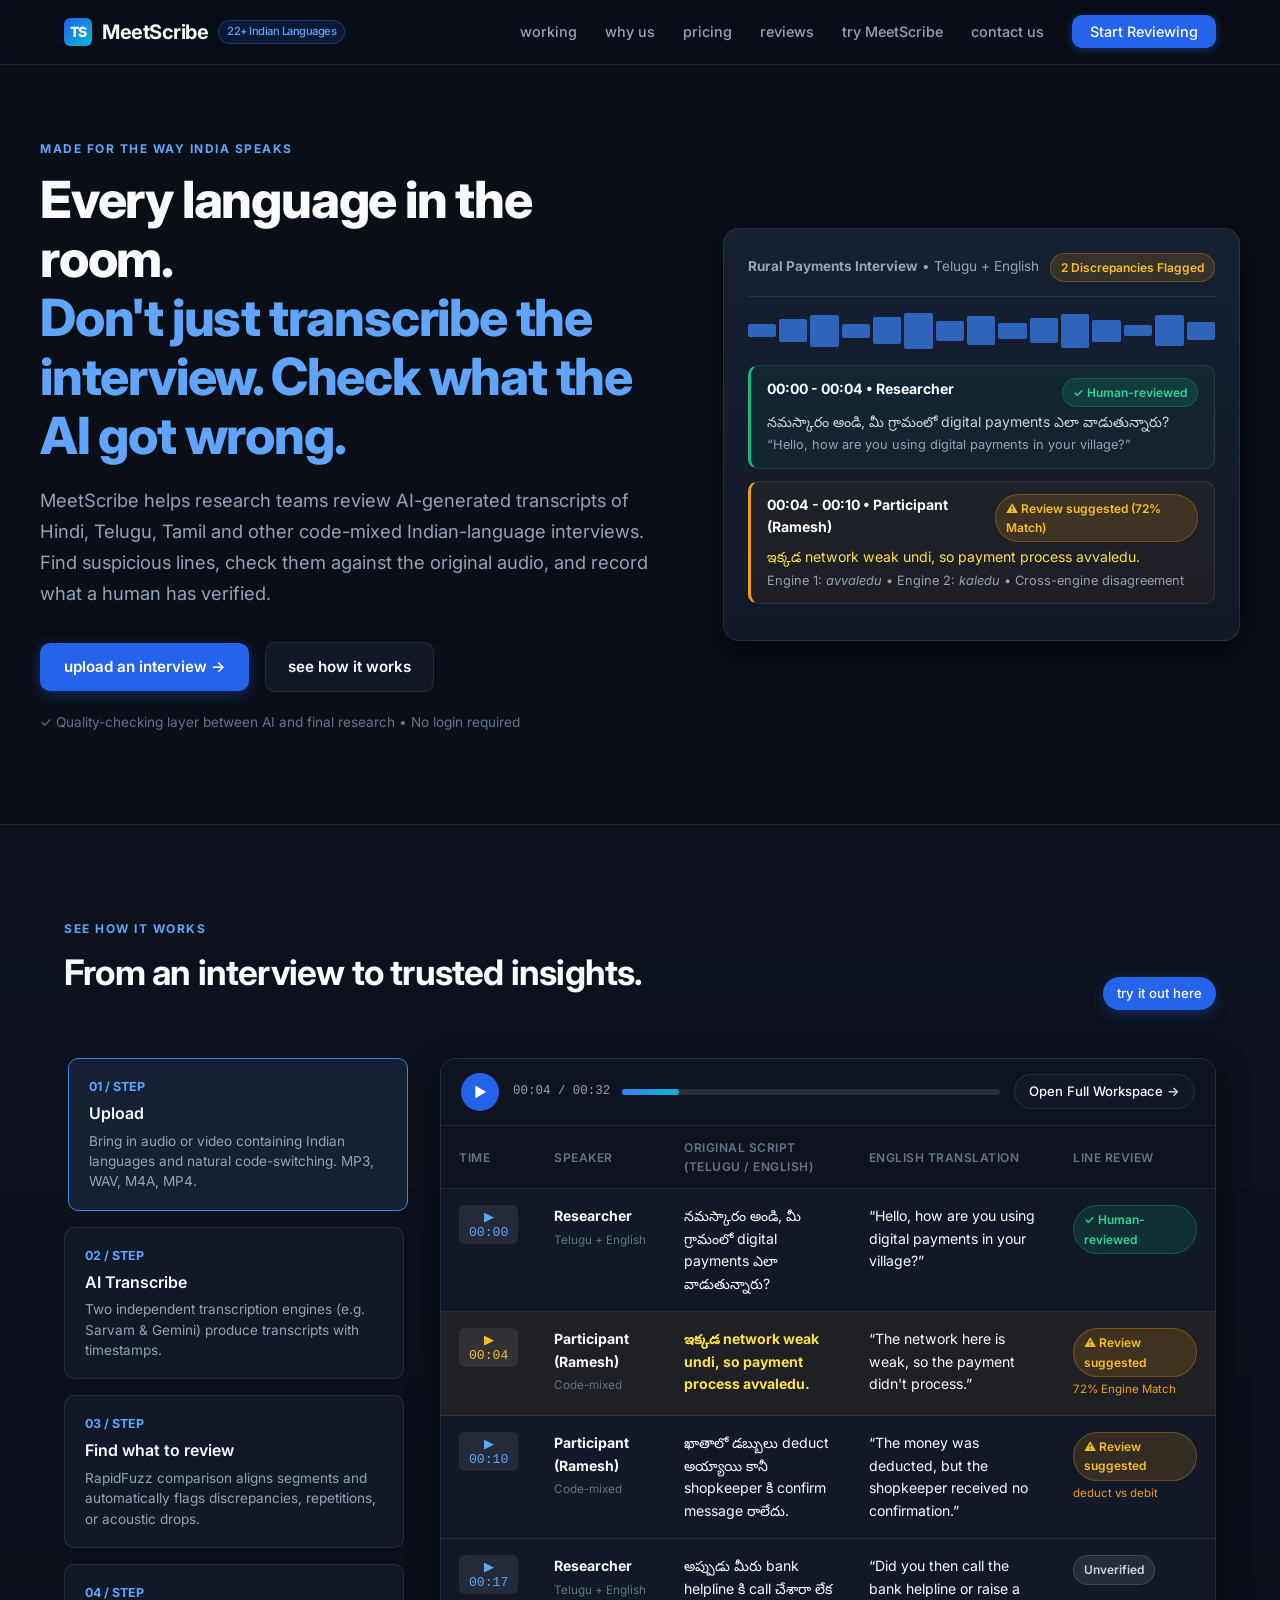
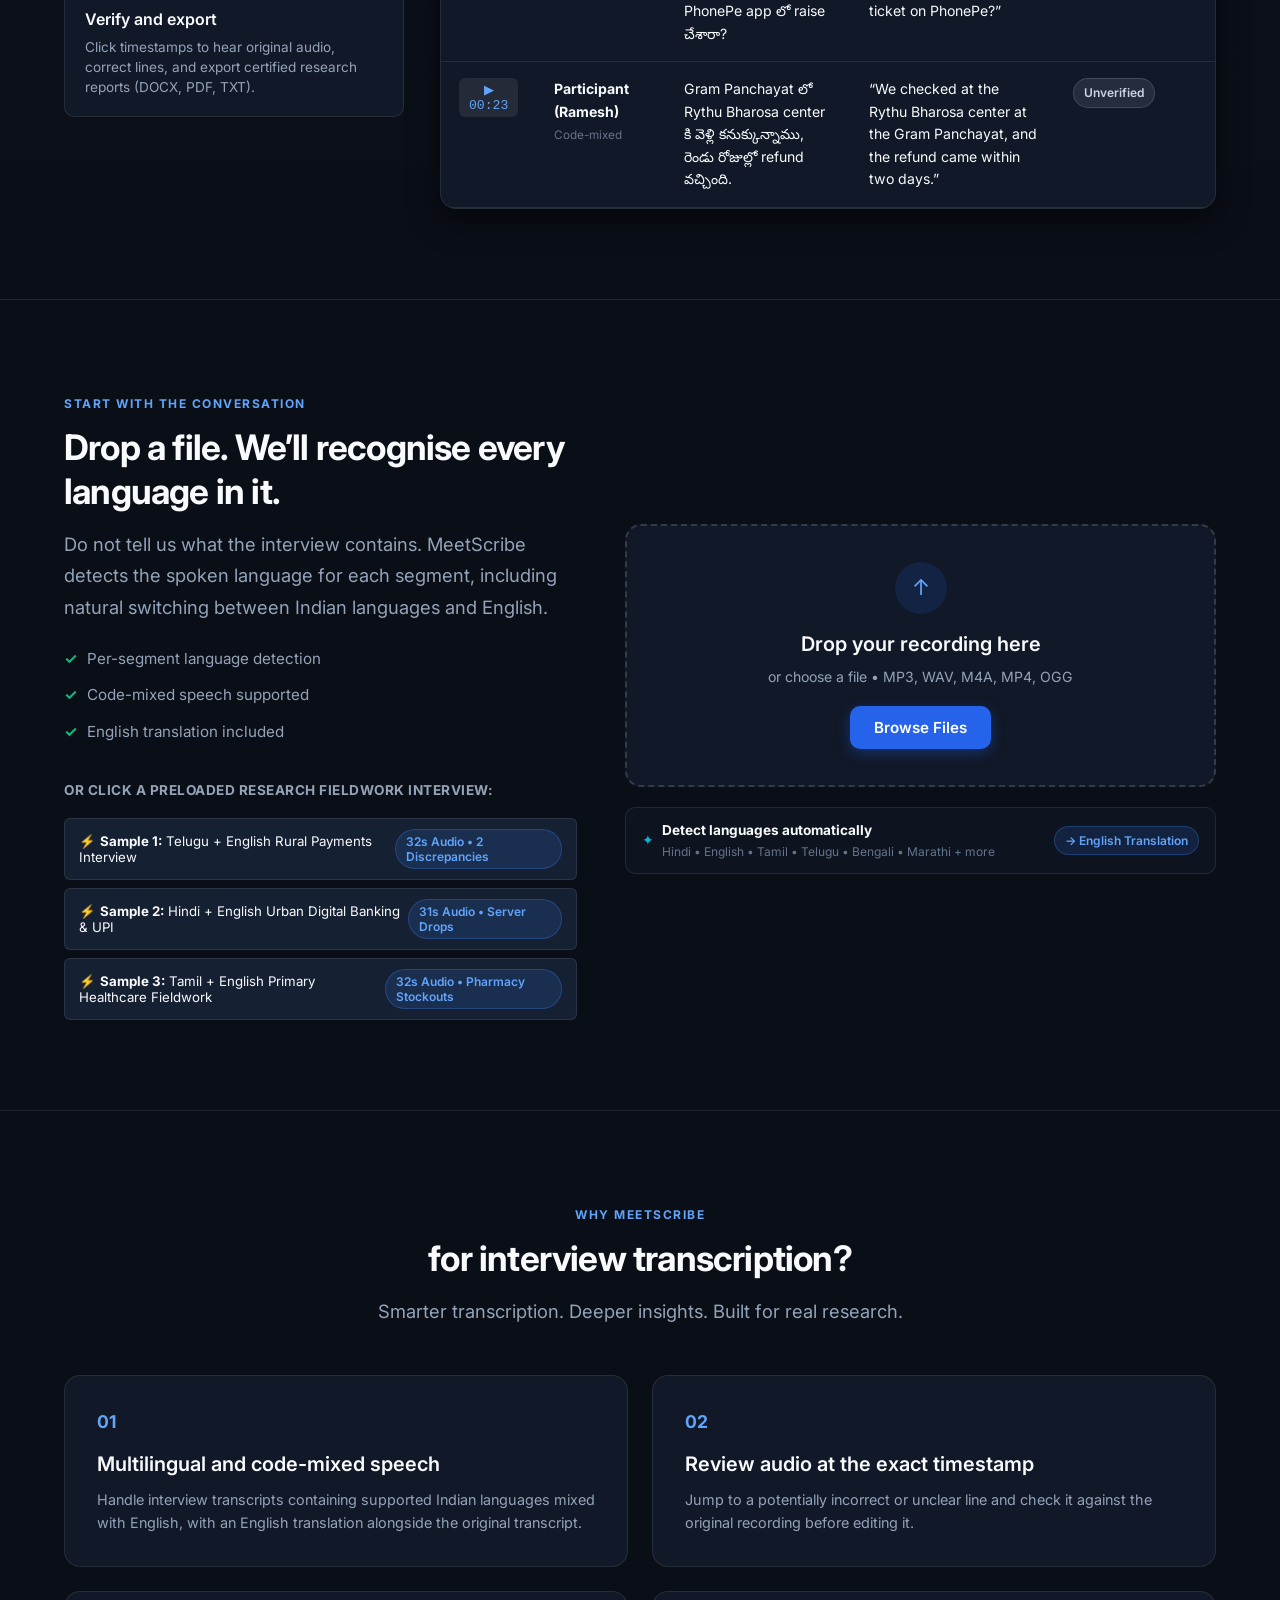
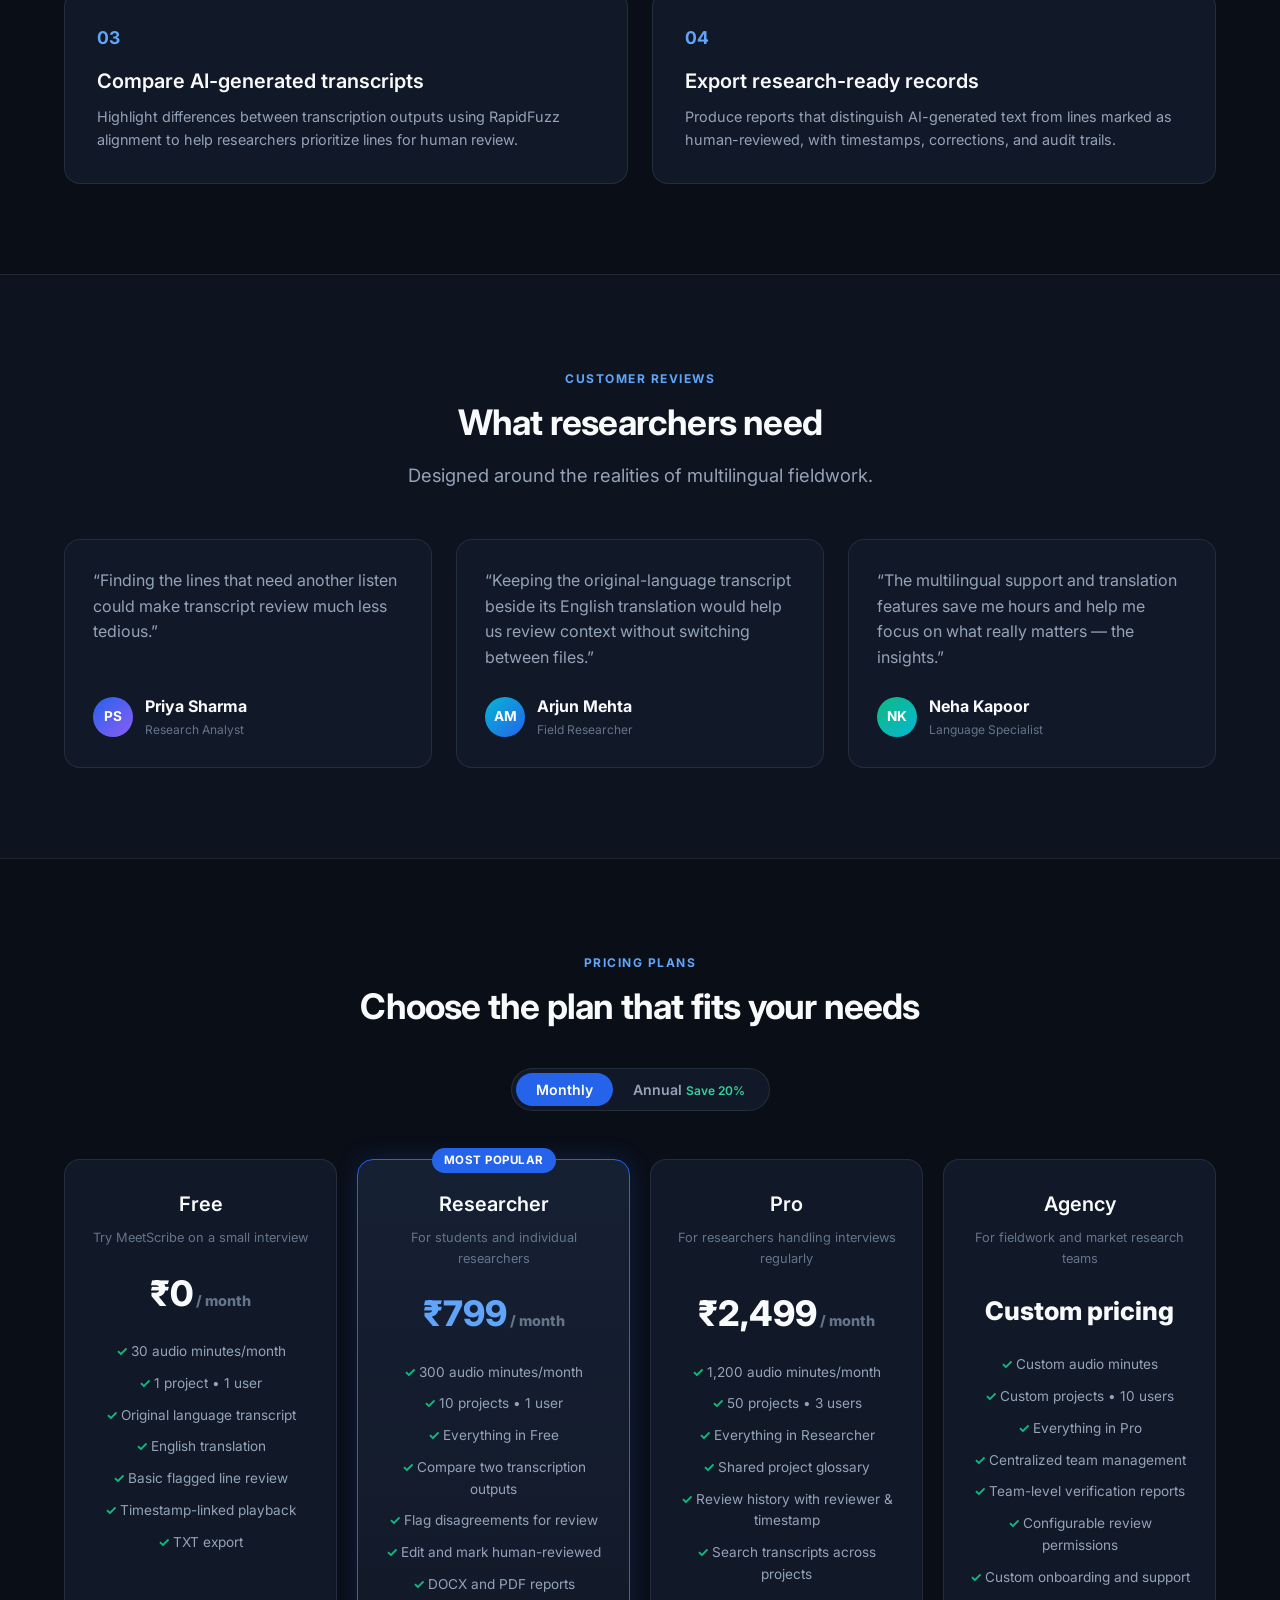
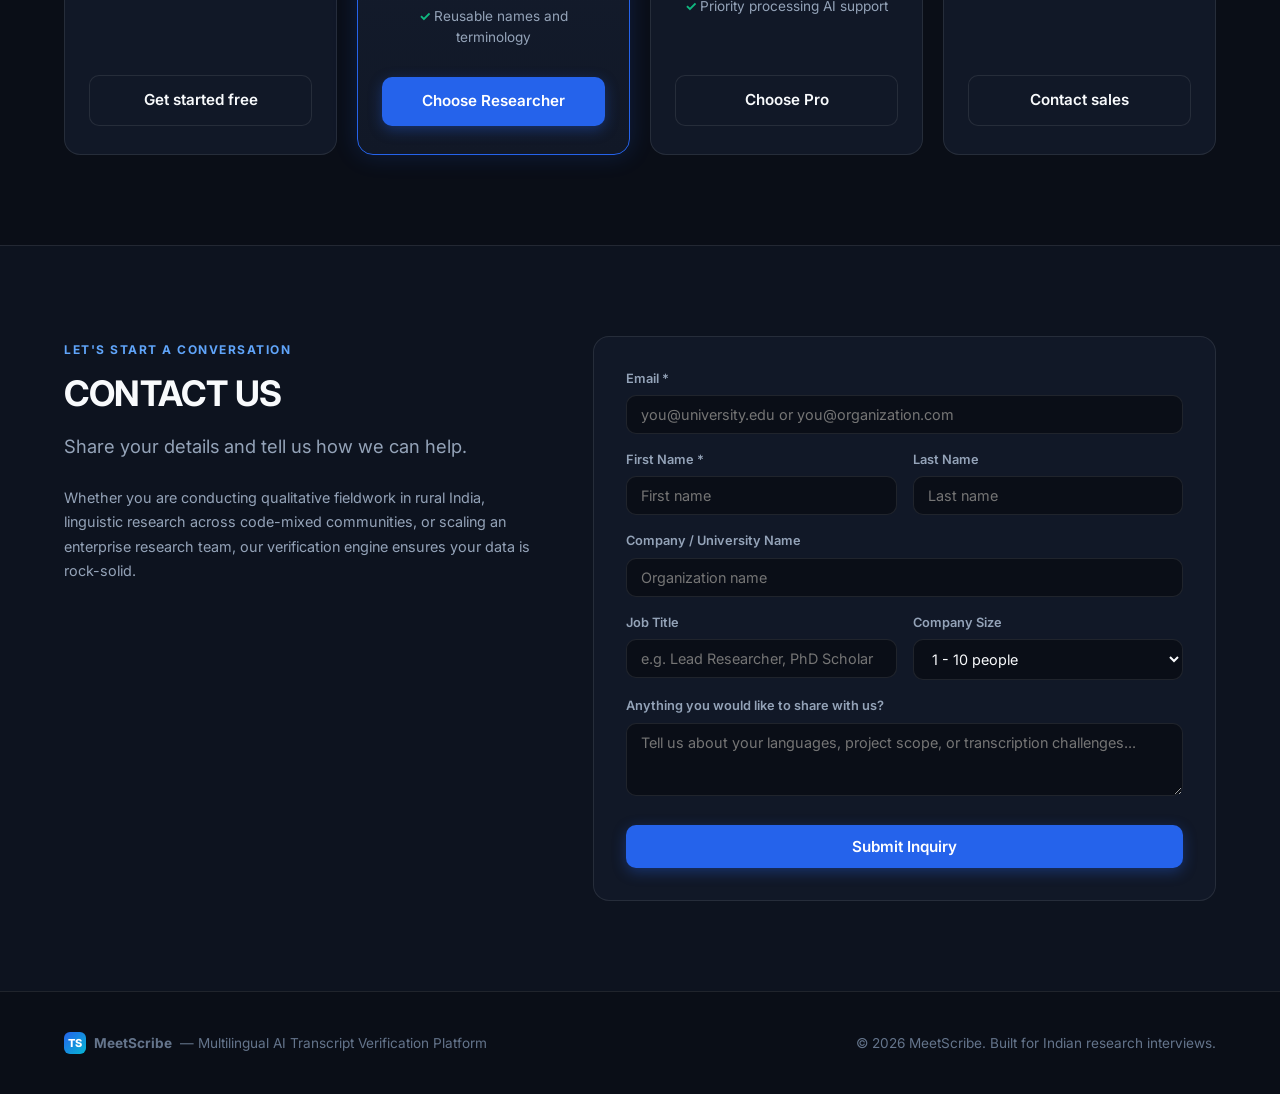
<file: frontend/index.html>
<!DOCTYPE html>
<html lang="en">
<head>
  <meta charset="UTF-8" />
  <meta name="viewport" content="width=device-width, initial-scale=1.0" />
  <title>MeetScribe — Multilingual AI Transcript Verification Platform</title>
  <link rel="stylesheet" href="css/style.css" />
  <link rel="preconnect" href="https://fonts.googleapis.com">
  <link rel="preconnect" href="https://fonts.gstatic.com" crossorigin>
  <link href="https://fonts.googleapis.com/css2?family=Inter:wght@400;500;600;700;800&family=Noto+Sans+Devanagari:wght@400;600&family=Noto+Sans+Tamil:wght@400;600&family=Noto+Sans+Telugu:wght@400;600&display=swap" rel="stylesheet">
</head>
<body>

  <!-- Top Navigation Bar -->
  <nav class="navbar">
    <div class="container nav-container">
      <a href="index.html" class="logo-group">
        <div class="logo-icon">TS</div>
        <span>MeetScribe</span>
        <span class="logo-badge">22+ Indian Languages</span>
      </a>
      <ul class="nav-links">
        <li><a href="#how-it-works">working</a></li>
        <li><a href="#why-us">why us</a></li>
        <li><a href="#pricing">pricing</a></li>
        <li><a href="#reviews">reviews</a></li>
        <li><a href="#upload">try MeetScribe</a></li>
        <li><a href="#contact">contact us</a></li>
        <li><a href="#upload" class="nav-cta-btn">Start Reviewing</a></li>
      </ul>
    </div>
  </nav>

  <!-- Hero Section -->
  <section class="container hero">
    <div class="hero-left">
      <span class="eyebrow">MADE FOR THE WAY INDIA SPEAKS</span>
      <h1>Every language in the room.<br><span style="color:#60a5fa;">Don't just transcribe the interview. Check what the AI got wrong.</span></h1>
      <p class="lead">
        MeetScribe helps research teams review AI-generated transcripts of Hindi, Telugu, Tamil and other code-mixed Indian-language interviews. Find suspicious lines, check them against the original audio, and record what a human has verified.
      </p>
      <div class="hero-actions">
        <a href="#upload" class="btn-primary">upload an interview →</a>
        <a href="#how-it-works" class="btn-secondary">see how it works</a>
      </div>
      <p class="hero-note">✓ Quality-checking layer between AI and final research &bull; No login required</p>
    </div>

    <!-- Hero Card Mockup -->
    <div class="hero-card" aria-label="Research evidence preview">
      <div class="hero-card-header">
        <span><b>Rural Payments Interview</b> &bull; Telugu + English</span>
        <span class="badge badge-warning">2 Discrepancies Flagged</span>
      </div>
      <div class="hero-waveform">
        <span style="height:35%"></span><span style="height:65%"></span><span style="height:90%"></span>
        <span style="height:40%"></span><span style="height:75%"></span><span style="height:100%"></span>
        <span style="height:55%"></span><span style="height:80%"></span><span style="height:45%"></span>
        <span style="height:70%"></span><span style="height:95%"></span><span style="height:60%"></span>
        <span style="height:30%"></span><span style="height:85%"></span><span style="height:50%"></span>
      </div>
      <div class="hero-row verified">
        <div style="display:flex; justify-content:space-between; margin-bottom:4px;">
          <b>00:00 - 00:04 &bull; Researcher</b>
          <span class="badge badge-success">✓ Human-reviewed</span>
        </div>
        <p style="color:#cbd5e1;">నమస్కారం అండి, మీ గ్రామంలో digital payments ఎలా వాడుతున్నారు?</p>
        <p style="color:#94a3b8; font-size:0.8rem; margin-top:2px;">“Hello, how are you using digital payments in your village?”</p>
      </div>
      <div class="hero-row flagged">
        <div style="display:flex; justify-content:space-between; margin-bottom:4px;">
          <b>00:04 - 00:10 &bull; Participant (Ramesh)</b>
          <span class="badge badge-warning">⚠ Review suggested (72% Match)</span>
        </div>
        <p style="color:#fde047;">ఇక్కడ network weak undi, so payment process avvaledu.</p>
        <p style="color:#94a3b8; font-size:0.8rem; margin-top:2px;">Engine 1: <i>avvaledu</i> &bull; Engine 2: <i>kaledu</i> &bull; Cross-engine disagreement</p>
      </div>
    </div>
  </section>

  <!-- Section: SEE HOW IT WORKS -->
  <section class="how-it-works-section" id="how-it-works">
    <div class="container">
      <div class="section-head">
        <div>
          <span class="eyebrow">SEE HOW IT WORKS</span>
          <h2>From an interview to trusted insights.</h2>
        </div>
        <a href="#upload" class="btn-primary btn-pill">try it out here</a>
      </div>

      <div class="workflow-grid">
        <!-- Steps Navigation List -->
        <div class="steps-list">
          <div class="step-card active">
            <div class="step-num">01 / STEP</div>
            <div class="step-title">Upload</div>
            <p class="step-desc">Bring in audio or video containing Indian languages and natural code-switching. MP3, WAV, M4A, MP4.</p>
          </div>
          <div class="step-card">
            <div class="step-num">02 / STEP</div>
            <div class="step-title">AI Transcribe</div>
            <p class="step-desc">Two independent transcription engines (e.g. Sarvam & Gemini) produce transcripts with timestamps.</p>
          </div>
          <div class="step-card">
            <div class="step-num">03 / STEP</div>
            <div class="step-title">Find what to review</div>
            <p class="step-desc">RapidFuzz comparison aligns segments and automatically flags discrepancies, repetitions, or acoustic drops.</p>
          </div>
          <div class="step-card">
            <div class="step-num">04 / STEP</div>
            <div class="step-title">Verify and export</div>
            <p class="step-desc">Click timestamps to hear original audio, correct lines, and export certified research reports (DOCX, PDF, TXT).</p>
          </div>
        </div>

        <!-- Embedded Interactive Workspace Preview -->
        <div class="preview-workspace-card">
          <div class="preview-bar">
            <div class="preview-audio-ctrls">
              <button class="play-btn-circle" id="previewPlayBtn" title="Play / Pause Audio">▶</button>
              <div class="scrubber-wrap">
                <span class="time-readout" id="previewTime">00:04 / 00:32</span>
                <div class="scrubber-track" id="previewTrack">
                  <div class="scrubber-fill" id="previewFill" style="width: 15%;"></div>
                </div>
              </div>
              <a href="transcript.html?id=1" class="btn-secondary btn-pill" style="white-space:nowrap;">Open Full Workspace →</a>
            </div>
          </div>

          <table class="preview-table">
            <thead>
              <tr>
                <th style="width:80px;">Time</th>
                <th style="width:130px;">Speaker</th>
                <th>Original Script (Telugu / English)</th>
                <th>English Translation</th>
                <th style="width:160px;">Line Review</th>
              </tr>
            </thead>
            <tbody>
              <tr class="preview-tr" onclick="jumpPreviewAudio(0.0)">
                <td><button class="seg-time-btn">▶ 00:00</button></td>
                <td><b>Researcher</b><br><small style="color:#64748b;">Telugu + English</small></td>
                <td>నమస్కారం అండి, మీ గ్రామంలో digital payments ఎలా వాడుతున్నారు?</td>
                <td>“Hello, how are you using digital payments in your village?”</td>
                <td><span class="badge badge-success">✓ Human-reviewed</span></td>
              </tr>
              <tr class="preview-tr active-row" onclick="jumpPreviewAudio(4.6)" style="background:rgba(245, 158, 11, 0.06);">
                <td><button class="seg-time-btn" style="color:#fbbf24;">▶ 00:04</button></td>
                <td><b>Participant (Ramesh)</b><br><small style="color:#64748b;">Code-mixed</small></td>
                <td><b style="color:#fde047;">ఇక్కడ network weak undi, so payment process avvaledu.</b></td>
                <td>“The network here is weak, so the payment didn't process.”</td>
                <td><span class="badge badge-warning">⚠ Review suggested</span><br><small style="color:#f59e0b; font-size:0.72rem;">72% Engine Match</small></td>
              </tr>
              <tr class="preview-tr" onclick="jumpPreviewAudio(10.9)">
                <td><button class="seg-time-btn">▶ 00:10</button></td>
                <td><b>Participant (Ramesh)</b><br><small style="color:#64748b;">Code-mixed</small></td>
                <td>ఖాతాలో డబ్బులు deduct అయ్యాయి కానీ shopkeeper కి confirm message రాలేదు.</td>
                <td>“The money was deducted, but the shopkeeper received no confirmation.”</td>
                <td><span class="badge badge-warning">⚠ Review suggested</span><br><small style="color:#f59e0b; font-size:0.72rem;">deduct vs debit</small></td>
              </tr>
              <tr class="preview-tr" onclick="jumpPreviewAudio(17.6)">
                <td><button class="seg-time-btn">▶ 00:17</button></td>
                <td><b>Researcher</b><br><small style="color:#64748b;">Telugu + English</small></td>
                <td>అప్పుడు మీరు bank helpline కి call చేశారా లేక PhonePe app లో raise చేశారా?</td>
                <td>“Did you then call the bank helpline or raise a ticket on PhonePe?”</td>
                <td><span class="badge badge-neutral">Unverified</span></td>
              </tr>
              <tr class="preview-tr" onclick="jumpPreviewAudio(23.9)">
                <td><button class="seg-time-btn">▶ 00:23</button></td>
                <td><b>Participant (Ramesh)</b><br><small style="color:#64748b;">Code-mixed</small></td>
                <td>Gram Panchayat లో Rythu Bharosa center కి వెళ్లి కనుక్కున్నాము, రెండు రోజుల్లో refund వచ్చింది.</td>
                <td>“We checked at the Rythu Bharosa center at the Gram Panchayat, and the refund came within two days.”</td>
                <td><span class="badge badge-neutral">Unverified</span></td>
              </tr>
            </tbody>
          </table>
        </div>
      </div>
    </div>
  </section>

  <!-- Section: START WITH THE CONVERSATION (Upload & Sample Demos) -->
  <section class="upload-section" id="upload">
    <div class="container upload-grid">
      <div>
        <span class="eyebrow">START WITH THE CONVERSATION</span>
        <h2>Drop a file. We’ll recognise every language in it.</h2>
        <p class="lead" style="margin-bottom:20px;">
          Do not tell us what the interview contains. MeetScribe detects the spoken language for each segment, including natural switching between Indian languages and English.
        </p>
        <div class="feature-checkmarks">
          <span>Per-segment language detection</span>
          <span>Code-mixed speech supported</span>
          <span>English translation included</span>
        </div>

        <div style="margin-top:36px;">
          <h4 style="font-size:0.85rem; color:#94a3b8; text-transform:uppercase; letter-spacing:0.5px; margin-bottom:10px;">
            Or click a preloaded research fieldwork interview:
          </h4>
          <div class="sample-buttons-row">
            <button class="sample-btn" onclick="runSampleInterview('rural_payments')">
              <span>⚡ <b>Sample 1:</b> Telugu + English Rural Payments Interview</span>
              <span class="badge badge-info">32s Audio &bull; 2 Discrepancies</span>
            </button>
            <button class="sample-btn" onclick="runSampleInterview('digital_banking')">
              <span>⚡ <b>Sample 2:</b> Hindi + English Urban Digital Banking & UPI</span>
              <span class="badge badge-info">31s Audio &bull; Server Drops</span>
            </button>
            <button class="sample-btn" onclick="runSampleInterview('healthcare')">
              <span>⚡ <b>Sample 3:</b> Tamil + English Primary Healthcare Fieldwork</span>
              <span class="badge badge-info">32s Audio &bull; Pharmacy Stockouts</span>
            </button>
          </div>
        </div>
      </div>

      <!-- Drag & Drop Zone -->
      <div>
        <div class="dropzone-card" id="dropzoneEl">
          <input type="file" id="audioFileInput" accept=".mp3,.wav,.m4a,.mp4,.ogg" hidden>
          <div class="drop-icon">↑</div>
          <h3 style="margin-bottom:6px;">Drop your recording here</h3>
          <p style="color:#94a3b8; font-size:0.88rem; margin-bottom:18px;">
            or choose a file &bull; MP3, WAV, M4A, MP4, OGG
          </p>
          <button class="btn-primary" onclick="document.getElementById('audioFileInput').click()">Browse Files</button>
        </div>

        <div class="auto-detect-pill-bar">
          <div style="display:flex; align-items:center; gap:8px;">
            <span style="color:#06b6d4;">✦</span>
            <div>
              <b>Detect languages automatically</b>
              <div style="font-size:0.75rem; color:#64748b;">Hindi &bull; English &bull; Tamil &bull; Telugu &bull; Bengali &bull; Marathi + more</div>
            </div>
          </div>
          <span class="badge badge-info">→ English Translation</span>
        </div>
        <p id="uploadStatusMsg" style="margin-top:12px; font-size:0.85rem; color:#94a3b8; text-align:center;"></p>
      </div>
    </div>
  </section>

  <!-- Section: WHY MeetScribe (4 Features) -->
  <section class="why-section" id="why-us">
    <div class="container">
      <div style="text-align:center; max-width:700px; margin:0 auto 20px;">
        <span class="eyebrow">WHY MeetScribe</span>
        <h2>for interview transcription?</h2>
        <p class="lead" style="margin:0 auto;">Smarter transcription. Deeper insights. Built for real research.</p>
      </div>

      <div class="four-cards-grid">
        <div class="feature-box">
          <div class="card-num">01</div>
          <h3>Multilingual and code-mixed speech</h3>
          <p style="color:#94a3b8; font-size:0.9rem; line-height:1.6;">
            Handle interview transcripts containing supported Indian languages mixed with English, with an English translation alongside the original transcript.
          </p>
        </div>
        <div class="feature-box">
          <div class="card-num">02</div>
          <h3>Review audio at the exact timestamp</h3>
          <p style="color:#94a3b8; font-size:0.9rem; line-height:1.6;">
            Jump to a potentially incorrect or unclear line and check it against the original recording before editing it.
          </p>
        </div>
        <div class="feature-box">
          <div class="card-num">03</div>
          <h3>Compare AI-generated transcripts</h3>
          <p style="color:#94a3b8; font-size:0.9rem; line-height:1.6;">
            Highlight differences between transcription outputs using RapidFuzz alignment to help researchers prioritize lines for human review.
          </p>
        </div>
        <div class="feature-box">
          <div class="card-num">04</div>
          <h3>Export research-ready records</h3>
          <p style="color:#94a3b8; font-size:0.9rem; line-height:1.6;">
            Produce reports that distinguish AI-generated text from lines marked as human-reviewed, with timestamps, corrections, and audit trails.
          </p>
        </div>
      </div>
    </div>
  </section>

  <!-- Section: CUSTOMER REVIEWS -->
  <section class="reviews-section" id="reviews">
    <div class="container">
      <div style="text-align:center; max-width:700px; margin:0 auto 20px;">
        <span class="eyebrow">CUSTOMER REVIEWS</span>
        <h2>What researchers need</h2>
        <p class="lead" style="margin:0 auto;">Designed around the realities of multilingual fieldwork.</p>
      </div>

      <div class="reviews-grid">
        <div class="review-card">
          <p class="review-quote">“Finding the lines that need another listen could make transcript review much less tedious.”</p>
          <div class="reviewer-meta">
            <div class="avatar-circle">PS</div>
            <div>
              <b>Priya Sharma</b>
              <div style="font-size:0.75rem; color:#64748b;">Research Analyst</div>
            </div>
          </div>
        </div>

        <div class="review-card">
          <p class="review-quote">“Keeping the original-language transcript beside its English translation would help us review context without switching between files.”</p>
          <div class="reviewer-meta">
            <div class="avatar-circle" style="background:linear-gradient(135deg, #06b6d4, #2563eb);">AM</div>
            <div>
              <b>Arjun Mehta</b>
              <div style="font-size:0.75rem; color:#64748b;">Field Researcher</div>
            </div>
          </div>
        </div>

        <div class="review-card">
          <p class="review-quote">“The multilingual support and translation features save me hours and help me focus on what really matters — the insights.”</p>
          <div class="reviewer-meta">
            <div class="avatar-circle" style="background:linear-gradient(135deg, #10b981, #06b6d4);">NK</div>
            <div>
              <b>Neha Kapoor</b>
              <div style="font-size:0.75rem; color:#64748b;">Language Specialist</div>
            </div>
          </div>
        </div>
      </div>
    </div>
  </section>

  <!-- Section: PRICING PLANS -->
  <section class="pricing-section" id="pricing">
    <div class="container" style="text-align:center;">
      <span class="eyebrow">PRICING PLANS</span>
      <h2>Choose the plan that fits your needs</h2>
      <div class="pricing-toggle">
        <button id="priceMonthlyBtn" class="active" onclick="setBillingCycle('monthly')">Monthly</button>
        <button id="priceAnnualBtn" onclick="setBillingCycle('annual')">Annual <span style="color:#34d399; font-size:0.75rem;">Save 20%</span></button>
      </div>

      <div class="pricing-grid">
        <!-- Free -->
        <div class="pricing-card">
          <div>
            <h3>Free</h3>
            <p style="font-size:0.8rem; color:#64748b;">Try MeetScribe on a small interview</p>
            <div class="pricing-price" id="priceFree">₹0<span style="font-size:0.9rem; color:#64748b;"> / month</span></div>
            <ul class="pricing-features">
              <li>30 audio minutes/month</li>
              <li>1 project &bull; 1 user</li>
              <li>Original language transcript</li>
              <li>English translation</li>
              <li>Basic flagged line review</li>
              <li>Timestamp-linked playback</li>
              <li>TXT export</li>
            </ul>
          </div>
          <a href="#upload" class="btn-secondary" style="width:100%;">Get started free</a>
        </div>

        <!-- Researcher (Popular) -->
        <div class="pricing-card popular">
          <div class="popular-badge">Most Popular</div>
          <div>
            <h3>Researcher</h3>
            <p style="font-size:0.8rem; color:#64748b;">For students and individual researchers</p>
            <div class="pricing-price" id="priceResearcher" style="color:#60a5fa;">₹799<span style="font-size:0.9rem; color:#64748b;"> / month</span></div>
            <ul class="pricing-features">
              <li>300 audio minutes/month</li>
              <li>10 projects &bull; 1 user</li>
              <li>Everything in Free</li>
              <li>Compare two transcription outputs</li>
              <li>Flag disagreements for review</li>
              <li>Edit and mark human-reviewed</li>
              <li>DOCX and PDF reports</li>
              <li>Reusable names and terminology</li>
            </ul>
          </div>
          <a href="#upload" class="btn-primary" style="width:100%;">Choose Researcher</a>
        </div>

        <!-- Pro -->
        <div class="pricing-card">
          <div>
            <h3>Pro</h3>
            <p style="font-size:0.8rem; color:#64748b;">For researchers handling interviews regularly</p>
            <div class="pricing-price" id="pricePro">₹2,499<span style="font-size:0.9rem; color:#64748b;"> / month</span></div>
            <ul class="pricing-features">
              <li>1,200 audio minutes/month</li>
              <li>50 projects &bull; 3 users</li>
              <li>Everything in Researcher</li>
              <li>Shared project glossary</li>
              <li>Review history with reviewer & timestamp</li>
              <li>Search transcripts across projects</li>
              <li>Priority processing AI support</li>
            </ul>
          </div>
          <a href="#upload" class="btn-secondary" style="width:100%;">Choose Pro</a>
        </div>

        <!-- Agency -->
        <div class="pricing-card">
          <div>
            <h3>Agency</h3>
            <p style="font-size:0.8rem; color:#64748b;">For fieldwork and market research teams</p>
            <div class="pricing-price" style="font-size:1.6rem; margin:22px 0;">Custom pricing</div>
            <ul class="pricing-features">
              <li>Custom audio minutes</li>
              <li>Custom projects &bull; 10 users</li>
              <li>Everything in Pro</li>
              <li>Centralized team management</li>
              <li>Team-level verification reports</li>
              <li>Configurable review permissions</li>
              <li>Custom onboarding and support</li>
            </ul>
          </div>
          <a href="#contact" class="btn-secondary" style="width:100%;">Contact sales</a>
        </div>
      </div>
    </div>
  </section>

  <!-- Section: CONTACT US -->
  <section class="contact-section" id="contact">
    <div class="container contact-grid">
      <div>
        <span class="eyebrow">LET'S START A CONVERSATION</span>
        <h2>CONTACT US</h2>
        <p class="lead" style="margin-bottom:24px;">Share your details and tell us how we can help.</p>
        <p style="color:#94a3b8; font-size:0.9rem; line-height:1.7;">
          Whether you are conducting qualitative fieldwork in rural India, linguistic research across code-mixed communities, or scaling an enterprise research team, our verification engine ensures your data is rock-solid.
        </p>
      </div>

      <form class="contact-form" id="contactForm">
        <div class="input-group">
          <label>Email *</label>
          <input type="email" class="form-input" id="contactEmail" required placeholder="you@university.edu or you@organization.com">
        </div>
        <div class="form-row">
          <div class="input-group">
            <label>First Name *</label>
            <input type="text" class="form-input" id="contactFirst" required placeholder="First name">
          </div>
          <div class="input-group">
            <label>Last Name</label>
            <input type="text" class="form-input" id="contactLast" placeholder="Last name">
          </div>
        </div>
        <div class="input-group">
          <label>Company / University Name</label>
          <input type="text" class="form-input" id="contactCompany" placeholder="Organization name">
        </div>
        <div class="form-row">
          <div class="input-group">
            <label>Job Title</label>
            <input type="text" class="form-input" id="contactTitle" placeholder="e.g. Lead Researcher, PhD Scholar">
          </div>
          <div class="input-group">
            <label>Company Size</label>
            <select class="form-input" id="contactSize">
              <option value="1-10">1 - 10 people</option>
              <option value="11-50">11 - 50 people</option>
              <option value="51-200">51 - 200 people</option>
              <option value="200+">200+ people</option>
            </select>
          </div>
        </div>
        <div class="input-group">
          <label>Anything you would like to share with us?</label>
          <textarea class="form-input" id="contactMessage" rows="3" placeholder="Tell us about your languages, project scope, or transcription challenges..."></textarea>
        </div>
        <button type="submit" class="btn-primary" style="margin-top:6px;">Submit Inquiry</button>
      </form>

      <!-- Prominent Success Banner -->
      <div id="contactSuccessCard" class="contact-success-card" style="display:none;">
        <div class="success-icon-badge">✓</div>
        <h3>Thank you for contacting MeetScribe!</h3>
        <p>Your message has been submitted successfully. Our team will get back to you soon.</p>
        <button type="button" class="btn-secondary btn-pill" id="btnResetContact">Send another message</button>
      </div>
    </div>
  </section>

  <!-- Footer -->
  <footer>
    <div class="container" style="display:flex; justify-content:space-between; align-items:center;">
      <div style="display:flex; align-items:center; gap:8px;">
        <div class="logo-icon" style="width:22px; height:22px; font-size:11px;">TS</div>
        <span style="font-weight:700;">MeetScribe</span>
        <span style="color:#64748b;">— Multilingual AI Transcript Verification Platform</span>
      </div>
      <div>&copy; 2026 MeetScribe. Built for Indian research interviews.</div>
    </div>
  </footer>

  <!-- Real-Time Processing Stepper Modal -->
  <div class="processing-modal" id="processingModal" style="display:none;">
    <div class="processing-card">
      <div class="spinner"></div>
      <h3 id="procTitle" style="text-align:center; margin-bottom:8px;">Processing Interview Recording</h3>
      <p id="procSub" style="text-align:center; color:#94a3b8; font-size:0.85rem;">Running MeetScribe acoustic verification pipeline...</p>
      
      <div class="stepper-list">
        <div class="stepper-item active" id="step1">
          <span>●</span>
          <span>1. Uploading & validating recording format</span>
        </div>
        <div class="stepper-item" id="step2">
          <span>○</span>
          <span>2. Dual-Engine ASR (Engine 1: Sarvam + Engine 2: Gemini)</span>
        </div>
        <div class="stepper-item" id="step3">
          <span>○</span>
          <span>3. RapidFuzz segment alignment & discrepancy detection</span>
        </div>
        <div class="stepper-item" id="step4">
          <span>○</span>
          <span>4. Segment-level language identification & English translation</span>
        </div>
        <div class="stepper-item" id="step5">
          <span>○</span>
          <span>5. Synthesizing evidence insights & launching workspace</span>
        </div>
      </div>
    </div>
  </div>

  <audio id="demoAudioPlayer" preload="auto"></audio>

  <script src="js/api.js"></script>
  <script src="js/landing.js"></script>
</body>
</html>
</file>
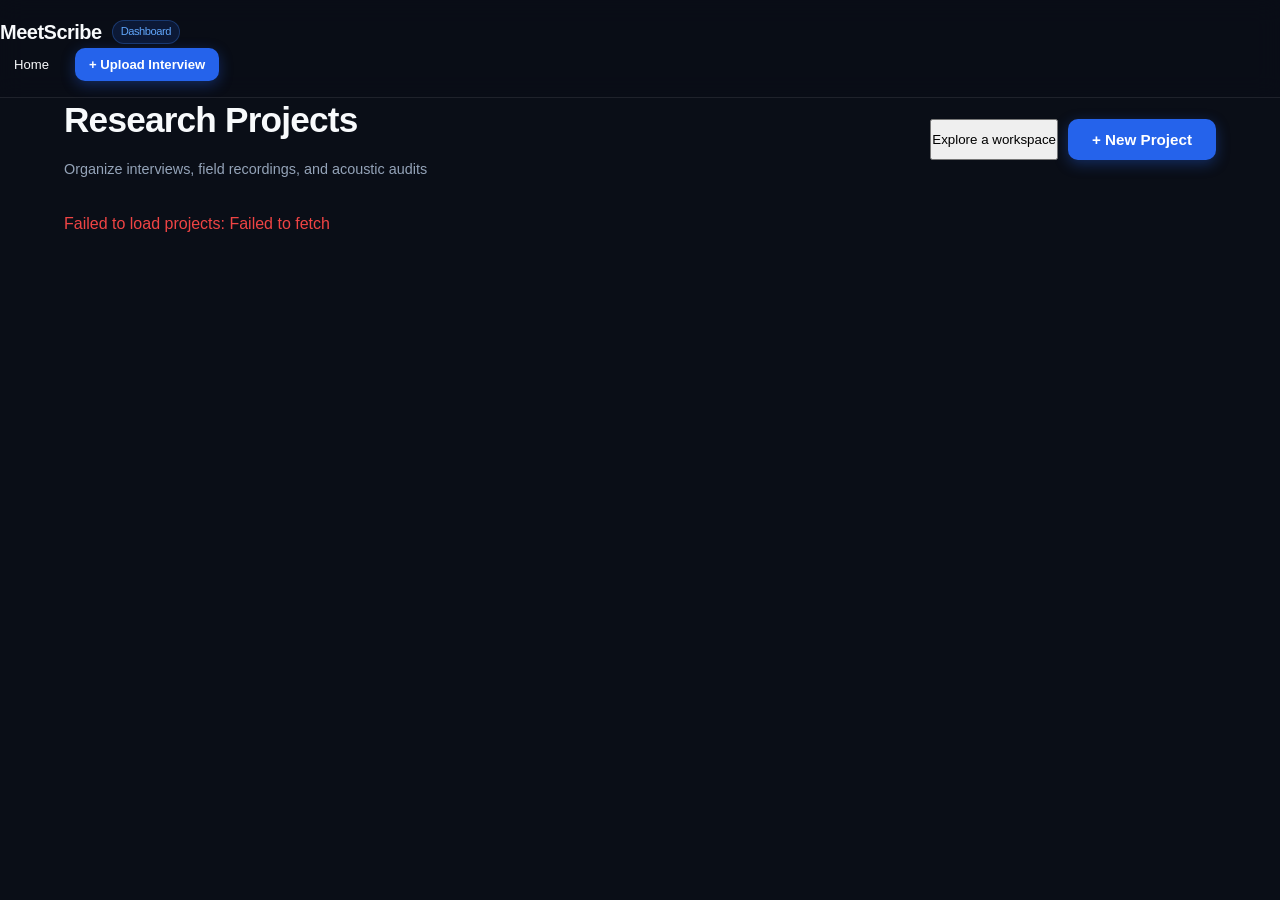
<file: frontend/dashboard.html>
<!DOCTYPE html>
<html lang="en">
<head>
  <meta charset="UTF-8" />
  <meta name="viewport" content="width=device-width, initial-scale=1.0" />
  <title>Projects Dashboard - MeetScribe</title>
  <link rel="stylesheet" href="css/style.css" />
</head>
<body>
  <nav class="navbar">
    <a href="index.html" class="logo-group">
      <span>MeetScribe</span>
      <span class="logo-badge">Dashboard</span>
    </a>
    <div style="display:flex; align-items:center; gap: 12px;">
      <a href="index.html" class="btn-outline" style="padding: 6px 14px; font-size: 0.82rem;">Home</a>
      <a href="index.html#upload" class="btn-primary" style="padding: 6px 14px; font-size: 0.82rem;">+ Upload Interview</a>
    </div>
  </nav>

  <div class="container">
    <div style="display:flex; justify-content: space-between; align-items: center; margin-bottom: 30px;">
      <div>
        <h2 style="font-weight:700;">Research Projects</h2>
        <p style="color:#94A3B8; font-size:0.9rem;">Organize interviews, field recordings, and acoustic audits</p>
      </div>
      <div style="display:flex; gap:10px;"><button id="exploreWorkspace" class="btn-outline">Explore a workspace</button><button id="openNewProjectModal" class="btn-primary">+ New Project</button></div>
    </div>

    <!-- Projects Grid (Sketch 5) -->
    <div id="projectsContainer" style="display:grid; grid-template-columns: repeat(auto-fill, minmax(320px, 1fr)); gap: 20px;">
      <p style="color:#94A3B8;">Loading projects...</p>
    </div>
  </div>

  <!-- Create Project Modal Dialog -->
  <dialog id="newProjModal" style="margin: auto; border: 1px solid var(--bg-subtle); border-radius: 12px; background: var(--bg-surface); padding: 24px; color: #fff; width: 440px;">
    <h3 style="margin-bottom: 16px;">Create New Project</h3>
    <form id="newProjForm">
      <div class="form-group">
        <label for="projName">Project Name</label>
        <input type="text" id="projName" class="input-field" placeholder="e.g. Rural Fintech Pilot - Nashik" required />
      </div>
      <div class="form-group">
        <label for="projDesc">Description (Optional)</label>
        <input type="text" id="projDesc" class="input-field" placeholder="Field interviews regarding payment failures" />
      </div>
      <div style="display:flex; justify-content: flex-end; gap: 10px; margin-top: 20px;">
        <button type="button" class="btn-outline" onclick="document.getElementById('newProjModal').close()">Cancel</button>
        <button type="submit" class="btn-primary">Create</button>
      </div>
    </form>
  </dialog>

  <script src="js/api.js"></script>
  <script src="js/auth.js"></script>
  <script src="dashboard.js"></script>
</body>
</html>
</file>
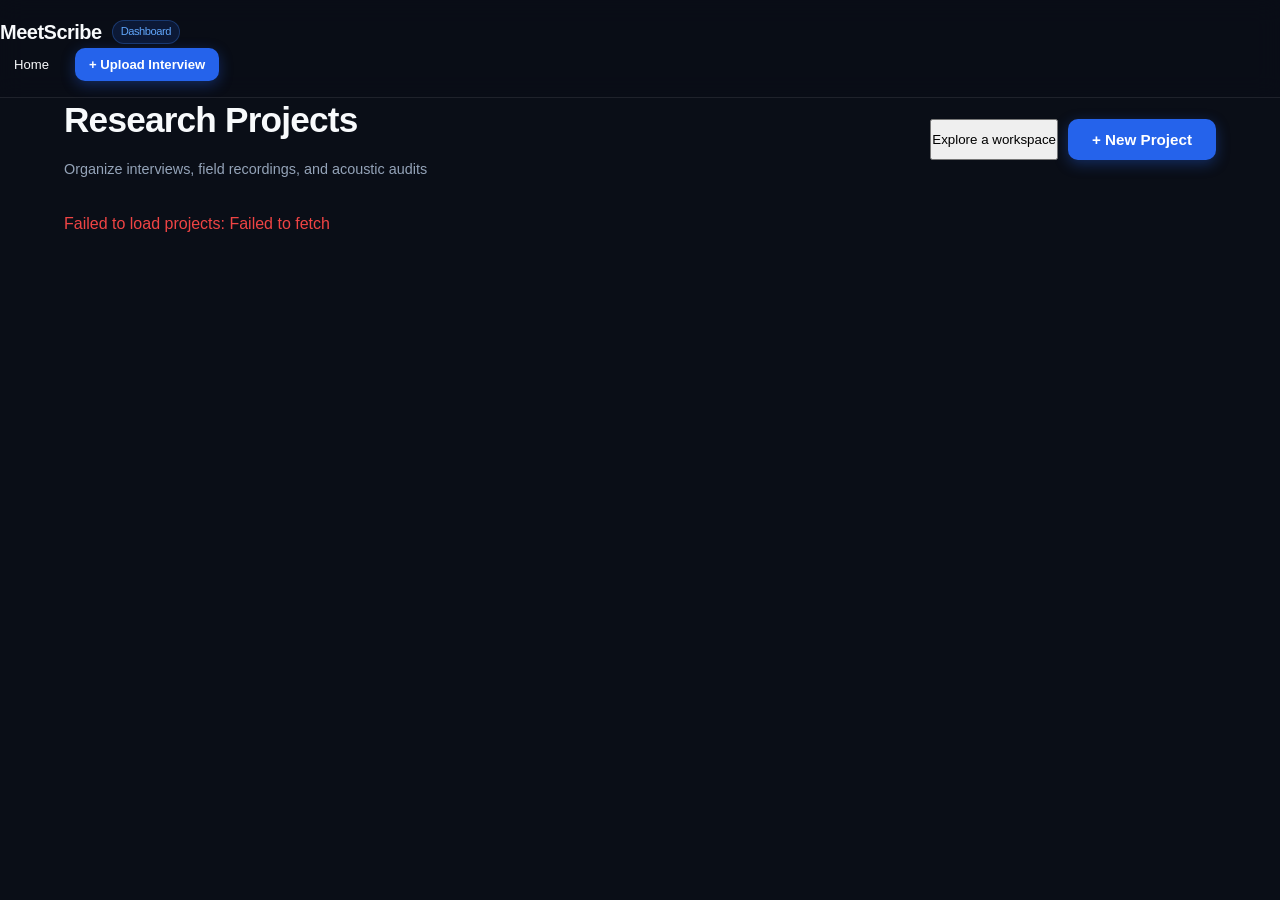
<file: frontend/login.html>
<!DOCTYPE html>
<html lang="en">
<head>
  <meta charset="UTF-8" />
  <meta http-equiv="refresh" content="0; url=dashboard.html" />
  <title>MeetScribe - Redirecting...</title>
  <script>
    window.location.href = "dashboard.html";
  </script>
</head>
<body style="background:#0b0f19; color:#94a3b8; display:flex; align-items:center; justify-content:center; height:100vh; font-family:sans-serif;">
  <p>Redirecting to MeetScribe Workspace (No login required)...</p>
</body>
</html>
</file>
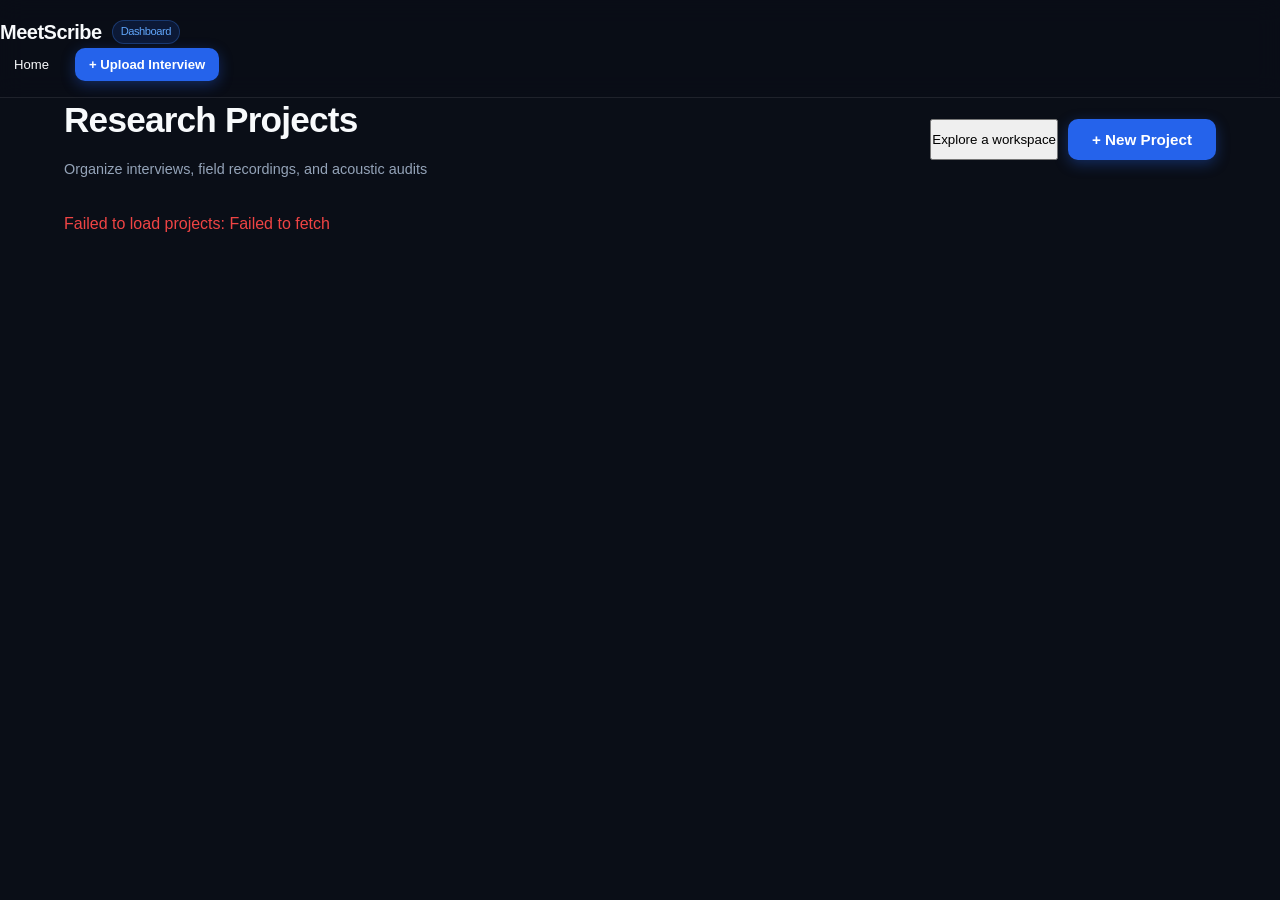
<file: frontend/project.html>
<!DOCTYPE html>
<html lang="en">
<head>
  <meta charset="UTF-8" />
  <meta name="viewport" content="width=device-width, initial-scale=1.0" />
  <title>Project Workspace - MeetScribe</title>
  <link rel="stylesheet" href="css/style.css" />
</head>
<body>
  <nav class="navbar">
    <a href="dashboard.html" class="logo-group">
      <span>MeetScribe</span>
      <span class="logo-badge" id="projectNavBadge">Project</span>
    </a>
    <a href="dashboard.html" class="btn-outline" style="font-size:0.85rem;">← All Projects</a>
  </nav>

  <div class="container">
    <div style="margin-bottom: 30px;">
      <h2 id="projHeaderTitle" style="font-weight: 700;">Loading...</h2>
      <p id="projHeaderDesc" style="color: #94A3B8; font-size: 0.9rem;"></p>
    </div>

    <!-- Upload Box (Sketch 1 & 5) -->
    <div class="card" style="margin-bottom: 40px;">
      <h3 style="margin-bottom: 12px;">Upload Interview Audio/Video</h3>
      
      <div style="display:none;">
        <div>
          <label style="font-size: 0.8rem; color: #94A3B8;">Interview Source Language</label>
          <select id="sourceLangSelect" class="input-field" style="margin-top: 4px;">
            <option value="Hindi">Hindi (हिंदी)</option>
            <option value="Tamil">Tamil (தமிழ்)</option>
            <option value="Telugu">Telugu (తెలుగు)</option>
            <option value="Bengali">Bengali (বাংলা)</option>
            <option value="Marathi">Marathi (मराठी)</option>
            <option value="Kannada">Kannada (ಕನ್ನಡ)</option>
            <option value="English">Indian English</option>
          </select>
        </div>
        <div>
          <label style="font-size: 0.8rem; color: #94A3B8;">Target Translation</label>
          <select id="targetLangSelect" class="input-field" style="margin-top: 4px;">
            <option value="English">English</option>
          </select>
        </div>
      </div>

      <div class="auto-detect-panel" style="margin-bottom:18px;"><div class="detect-icon">✦</div><div><strong>Automatic mixed-language detection</strong><span>We identify the language of every spoken segment, then translate it to English.</span></div><div class="translation-pill">→ English</div></div>

      <div class="dropzone" id="fileDropzone">
        <div style="font-size: 2.2rem; color: #818CF8; margin-bottom: 8px;">⇪</div>
        <p style="font-weight: 600; margin-bottom: 4px;">Drag and drop audio file here, or click to browse</p>
        <p style="font-size: 0.8rem; color: #64748B;">Supports MP3, WAV, M4A, MP4 (Max 100MB)</p>
        <input type="file" id="fileInput" accept=".mp3,.wav,.m4a,.mp4,.ogg" style="display:none;" />
      </div>
      <div id="uploadStatusText" style="margin-top: 10px; font-size: 0.85rem; color: #818CF8; display: none;"></div>
    </div>

    <!-- Recordings List -->
    <h3 style="margin-bottom: 16px;">Processed Recordings</h3>
    <div id="recordingsList">
      <p style="color: #94A3B8;">Loading recordings...</p>
    </div>
  </div>

  <script src="js/api.js"></script>
  <script src="js/auth.js"></script>
  <script src="project.js"></script>
</body>
</html>
</file>
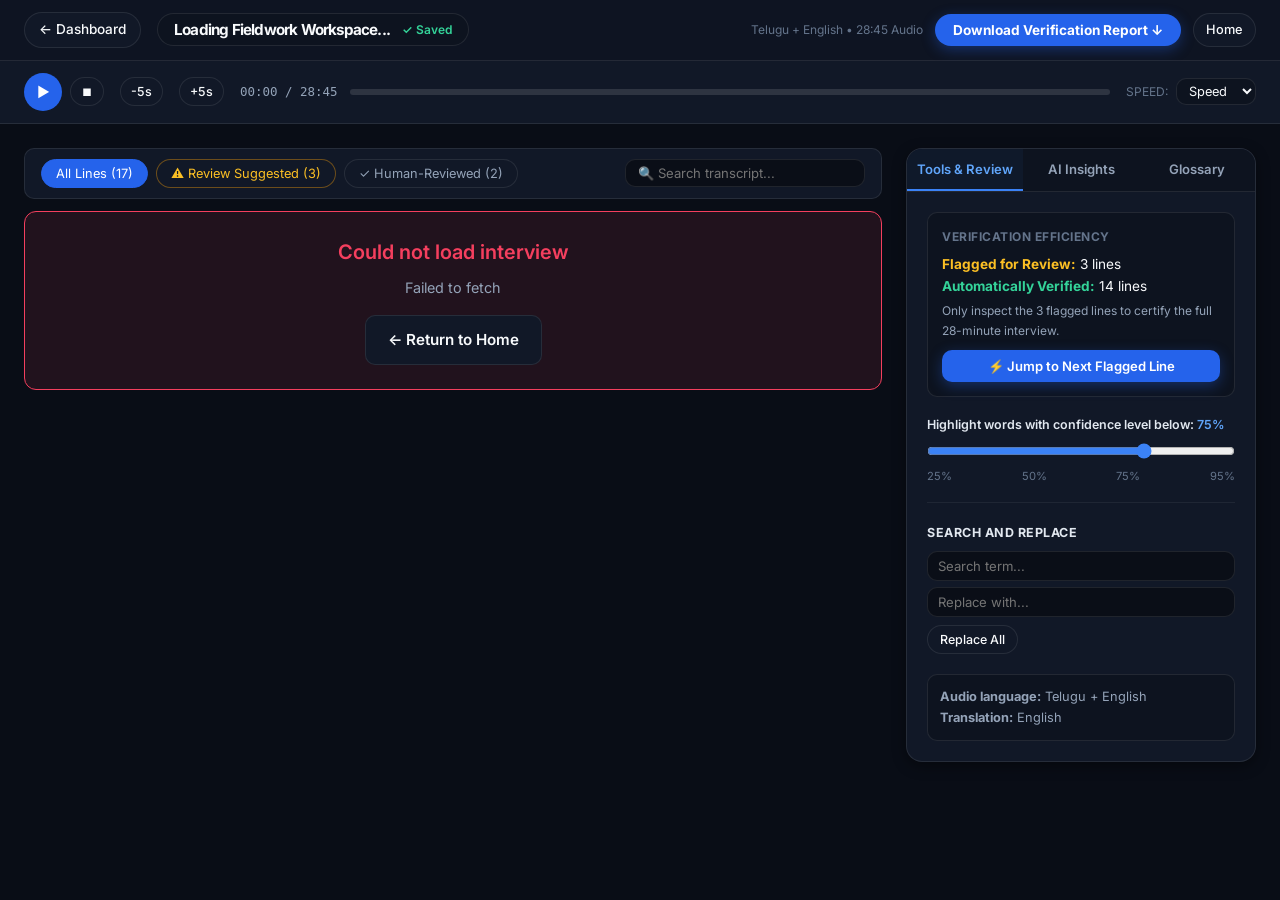
<file: frontend/transcript.html>
<!DOCTYPE html>
<html lang="en">
<head>
  <meta charset="UTF-8" />
  <meta name="viewport" content="width=device-width, initial-scale=1.0" />
  <title>MeetScribe — Multilingual Verification Workspace</title>
  <link rel="stylesheet" href="css/style.css" />
  <link rel="preconnect" href="https://fonts.googleapis.com">
  <link rel="preconnect" href="https://fonts.gstatic.com" crossorigin>
  <link href="https://fonts.googleapis.com/css2?family=Inter:wght@400;500;600;700;800&family=Noto+Sans+Devanagari:wght@400;600&family=Noto+Sans+Tamil:wght@400;600&family=Noto+Sans+Telugu:wght@400;600&display=swap" rel="stylesheet">
</head>
<body class="workspace-page">

  <!-- Top Navigation Bar (Matching Image 3) -->
  <header class="ws-top-bar">
    <div style="display:flex; align-items:center; gap:16px;">
      <a href="dashboard.html" class="btn-secondary btn-pill" style="padding:6px 14px; font-size:0.85rem;">
        ← Dashboard
      </a>
      <div class="ws-title-box">
        <h2 id="projectTitle" style="font-size:0.95rem; font-weight:700; margin:0; color:#f8fafc;">
          Loading Fieldwork Workspace...
        </h2>
        <span class="save-status-pill">✓ Saved</span>
      </div>
    </div>

    <div style="display:flex; align-items:center; gap:12px;">
      <span id="recordingMeta" style="font-size:0.75rem; color:var(--text-dim);">Telugu + English • 28:45 Audio</span>
      <button class="btn-primary btn-pill" id="openExportBtn" style="padding:8px 18px; font-size:0.85rem; font-weight:700;">
        Download Verification Report ↓
      </button>
      <a href="index.html" class="btn-secondary btn-pill" style="padding:6px 12px; font-size:0.8rem;">
        Home
      </a>
    </div>
  </header>

  <!-- Audio Player Bar (Matching Image 3) -->
  <section class="ws-audio-bar">
    <div style="display:flex; align-items:center; gap:8px;">
      <button class="play-btn-circle" id="wsPlayBtn" title="Play / Pause Audio (Spacebar)">▶</button>
      <button class="btn-secondary btn-pill" id="wsStopBtn" title="Stop & Rewind" style="padding:6px 10px; font-size:0.75rem;">⏹</button>
    </div>
    
    <button class="btn-secondary btn-pill" id="btnSkipBack" title="Skip back 5s" style="padding:6px 10px; font-size:0.78rem;">-5s</button>
    <button class="btn-secondary btn-pill" id="btnSkipFwd" title="Skip forward 5s" style="padding:6px 10px; font-size:0.78rem;">+5s</button>
    
    <div class="scrubber-wrap">
      <span class="time-readout" id="wsTime">00:00 / 28:45</span>
      <div class="scrubber-track" id="wsTrack">
        <div class="scrubber-fill" id="wsFill" style="width:0%;"></div>
      </div>
    </div>

    <div style="display:flex; align-items:center; gap:8px;">
      <span style="font-size:0.75rem; color:var(--text-dim); text-transform:uppercase;">Speed:</span>
      <select id="playbackSpeedSelect" class="form-input" style="padding:4px 8px; font-size:0.8rem; width:80px; background:#0d131f;">
        <option value="0.75">0.75x</option>
        <option value="1.0" selected>Speed 1</option>
        <option value="1.25">1.25x</option>
        <option value="1.5">1.5x</option>
        <option value="2.0">2.0x</option>
      </select>
    </div>
  </section>

  <!-- Video Player Preview Container (shown for MP4 files) -->
  <div id="videoContainer" style="display:none; padding:12px 24px; background:#0b101c; border-bottom:1px solid var(--border-color); text-align:center;">
    <video id="wsVideoMedia" controls style="max-height:260px; max-width:100%; border-radius:var(--radius-md); background:#000;"></video>
  </div>

  <!-- Main Two-Column Layout (Matching Image 3) -->
  <div class="ws-main-layout">
    
    <!-- Left Column: Transcript Stream -->
    <div class="ws-transcript-col">
      <!-- Toolbar & Filters -->
      <div style="display:flex; justify-content:space-between; align-items:center; background:#111827; border:1px solid var(--border-color); border-radius:var(--radius-md); padding:10px 16px;">
        <div class="filter-pills" id="filterPills">
          <button class="filter-pill active" data-filter="all">All Lines (<span id="pillAll">17</span>)</button>
          <button class="filter-pill" data-filter="review_suggested" style="border-color:rgba(245,158,11,0.4); color:#fbbf24;">
            ⚠ Review Suggested (<span id="pillFlagged">3</span>)
          </button>
          <button class="filter-pill" data-filter="human_reviewed">
            ✓ Human-Reviewed (<span id="pillReviewed">2</span>)
          </button>
        </div>

        <div style="width:240px;">
          <input type="text" id="transcriptSearch" class="form-input" placeholder="🔍 Search transcript..." style="padding:5px 12px; font-size:0.82rem;">
        </div>
      </div>

      <!-- Transcript Rows Container -->
      <main id="segmentsContainer" style="display:flex; flex-direction:column; gap:10px;">
        <p style="color:var(--text-muted); text-align:center; padding:40px;">Loading interview verification data...</p>
      </main>
    </div>

    <!-- Right Column: Inspector & Tools (Matching Image 3) -->
    <aside class="ws-sidebar-col">
      <!-- Tab Navigation -->
      <div class="sidebar-tab-bar">
        <button class="sidebar-tab-btn active" data-tab="toolsTab">Tools & Review</button>
        <button class="sidebar-tab-btn" data-tab="insightsTab">AI Insights</button>
        <button class="sidebar-tab-btn" data-tab="glossaryTab">Glossary</button>
      </div>

      <!-- Tab 1: Tools & Review -->
      <div class="sidebar-tab-content" id="toolsTab">
        <!-- Review Burden Summary Box -->
        <div style="background:#0d131f; border:1px solid var(--border-color); border-radius:var(--radius-md); padding:14px; margin-bottom:18px;">
          <h4 style="font-size:0.75rem; text-transform:uppercase; color:var(--text-dim); margin-bottom:8px; letter-spacing:0.5px;">
            Verification Efficiency
          </h4>
          <div style="font-size:0.85rem; line-height:1.6; margin-bottom:10px;">
            <div><b style="color:#fbbf24;">Flagged for Review:</b> <span id="sideCountFlagged">3 lines</span></div>
            <div><b style="color:#34d399;">Automatically Verified:</b> <span id="sideCountAuto">14 lines</span></div>
            <div style="color:var(--text-muted); font-size:0.75rem; margin-top:4px;">
              Only inspect the 3 flagged lines to certify the full 28-minute interview.
            </div>
          </div>
          <button class="btn-primary" id="btnNextFlagged" style="width:100%; padding:8px 12px; font-size:0.82rem;">
            ⚡ Jump to Next Flagged Line
          </button>
        </div>

        <!-- Confidence Slider (Matching Image 3) -->
        <div style="margin-bottom:20px; border-bottom:1px solid rgba(255,255,255,0.06); padding-bottom:16px;">
          <label style="display:block; font-size:0.78rem; font-weight:600; color:#e2e8f0; margin-bottom:6px;">
            Highlight words with confidence level below: <span id="confValueDisplay" style="color:#60a5fa;">75%</span>
          </label>
          <input type="range" id="confSlider" min="25" max="95" value="75" style="width:100%; accent-color:#3b82f6;">
          <div style="display:flex; justify-content:space-between; font-size:0.7rem; color:var(--text-dim); margin-top:2px;">
            <span>25%</span>
            <span>50%</span>
            <span>75%</span>
            <span>95%</span>
          </div>
        </div>

        <!-- Search and Replace (Matching Image 3) -->
        <div style="margin-bottom:20px;">
          <h4 style="font-size:0.78rem; font-weight:700; color:#e2e8f0; margin-bottom:8px; text-transform:uppercase; letter-spacing:0.5px;">
            Search and Replace
          </h4>
          <input type="text" id="srSearchInput" class="form-input" placeholder="Search term..." style="margin-bottom:6px; font-size:0.82rem; padding:6px 10px;">
          <input type="text" id="srReplaceInput" class="form-input" placeholder="Replace with..." style="margin-bottom:8px; font-size:0.82rem; padding:6px 10px;">
          <div style="display:flex; gap:6px;">
            <button class="btn-secondary btn-pill" id="btnReplaceAll" style="padding:6px 12px; font-size:0.78rem;">
              Replace All
            </button>
          </div>
        </div>

        <!-- Language Meta -->
        <div style="background:#0d131f; border:1px solid var(--border-color); border-radius:var(--radius-md); padding:12px; font-size:0.8rem; color:var(--text-muted);">
          <div><b>Audio language:</b> <span id="sideAudioLang">Telugu + English</span></div>
          <div><b>Translation:</b> English</div>
        </div>
      </div>

      <!-- Tab 2: AI Insights (Plain English & Clear) -->
      <div class="sidebar-tab-content" id="insightsTab" style="display:none;">
        <div style="background:#0d131f; border:1px solid var(--border-color); border-radius:var(--radius-md); padding:14px; margin-bottom:14px;">
          <h4 style="font-size:0.75rem; text-transform:uppercase; color:var(--text-dim); margin-bottom:6px; letter-spacing:0.5px;">
            Executive Summary
          </h4>
          <p id="sideSummaryText" style="font-size:0.85rem; line-height:1.5; color:#cbd5e1;"></p>
        </div>

        <h4 style="font-size:0.75rem; text-transform:uppercase; color:var(--text-dim); margin-bottom:8px; letter-spacing:0.5px;">
          Key Thematic Findings
        </h4>
        <div id="sideInsightsList" style="display:flex; flex-direction:column; gap:10px;"></div>
      </div>

      <!-- Tab 3: Reusable Glossary -->
      <div class="sidebar-tab-content" id="glossaryTab" style="display:none;">
        <p style="font-size:0.78rem; color:var(--text-muted); margin-bottom:12px;">
          Approved terminology, scheme titles, and names standardized across this project.
        </p>

        <div style="border:1px solid var(--border-color); border-radius:var(--radius-md); max-height:220px; overflow-y:auto; margin-bottom:12px;">
          <table style="width:100%; border-collapse:collapse; font-size:0.8rem;">
            <tbody id="glossaryTbody"></tbody>
          </table>
        </div>

        <form id="sideGlossaryForm" style="display:flex; flex-direction:column; gap:6px; margin-bottom:10px;">
          <input type="text" id="sideGlossaryTerm" class="form-input" placeholder="Approved term (e.g. Rythu Bharosa)" required style="padding:6px 10px; font-size:0.8rem;">
          <input type="text" id="sideGlossaryDesc" class="form-input" placeholder="Notes (scheme, place, person)" style="padding:6px 10px; font-size:0.8rem;">
          <button type="submit" class="btn-secondary btn-pill" style="padding:6px; font-size:0.78rem;">+ Add Term</button>
        </form>

        <button class="btn-primary btn-pill" id="btnApplyGlossarySide" style="width:100%; padding:8px; font-size:0.8rem;">
          ✦ Apply Glossary to Transcript
        </button>
      </div>
    </aside>
  </div>

  <!-- Download Verification Report Modal (Exact Match to User Image 1) -->
  <dialog class="app-dialog" id="exportDialog">
    <div class="export-dialog-box">
      <div style="display:flex; justify-content:space-between; align-items:flex-start; margin-bottom:4px;">
        <h3 class="export-modal-title">Download Verification Report</h3>
        <button class="dialog-close" onclick="document.getElementById('exportDialog').close()" style="color:#94a3b8; font-size:1.6rem; line-height:1; cursor:pointer;">×</button>
      </div>

      <p class="export-modal-desc">
        Choose your export format. Reports include timestamps, speaker labels, original text, English translations, dual-engine discrepancies, and human review audit statuses.
      </p>

      <h4 class="export-modal-subhead">Download as</h4>

      <div class="export-2x2-grid">
        <!-- Word doc -->
        <div class="export-tile-img1" onclick="downloadExport('docx')">
          <svg width="44" height="44" viewBox="0 0 24 24" fill="none" stroke="#ffffff" stroke-width="2.2" stroke-linecap="round" stroke-linejoin="round">
            <path d="M21 15v4a2 2 0 0 1-2 2H5a2 2 0 0 1-2-2v-4"></path>
            <polyline points="7 10 12 15 17 10"></polyline>
            <line x1="12" y1="15" x2="12" y2="3"></line>
          </svg>
          <div class="tile-name">Word doc</div>
          <div class="tile-ext">(.docx)</div>
        </div>

        <!-- PDF -->
        <div class="export-tile-img1" onclick="downloadExport('pdf')">
          <svg width="44" height="44" viewBox="0 0 24 24" fill="none" stroke="#ffffff" stroke-width="2.2" stroke-linecap="round" stroke-linejoin="round">
            <path d="M21 15v4a2 2 0 0 1-2 2H5a2 2 0 0 1-2-2v-4"></path>
            <polyline points="7 10 12 15 17 10"></polyline>
            <line x1="12" y1="15" x2="12" y2="3"></line>
          </svg>
          <div class="tile-name">PDF</div>
          <div class="tile-ext">(.pdf)</div>
        </div>

        <!-- Text -->
        <div class="export-tile-img1" onclick="downloadExport('txt')">
          <svg width="44" height="44" viewBox="0 0 24 24" fill="none" stroke="#ffffff" stroke-width="2.2" stroke-linecap="round" stroke-linejoin="round">
            <path d="M21 15v4a2 2 0 0 1-2 2H5a2 2 0 0 1-2-2v-4"></path>
            <polyline points="7 10 12 15 17 10"></polyline>
            <line x1="12" y1="15" x2="12" y2="3"></line>
          </svg>
          <div class="tile-name">Text</div>
          <div class="tile-ext">(.txt)</div>
        </div>

        <!-- JSON -->
        <div class="export-tile-img1" onclick="downloadExport('json')">
          <svg width="44" height="44" viewBox="0 0 24 24" fill="none" stroke="#ffffff" stroke-width="2.2" stroke-linecap="round" stroke-linejoin="round">
            <path d="M21 15v4a2 2 0 0 1-2 2H5a2 2 0 0 1-2-2v-4"></path>
            <polyline points="7 10 12 15 17 10"></polyline>
            <line x1="12" y1="15" x2="12" y2="3"></line>
          </svg>
          <div class="tile-name">JSON</div>
          <div class="tile-ext">(.json)</div>
        </div>
      </div>
    </div>
  </dialog>

  <!-- Audio Element -->
  <audio id="wsAudioMedia" preload="metadata"></audio>

  <!-- Toast Notification -->
  <div id="wsToast" style="position:fixed; bottom:24px; right:24px; background:#1e293b; color:#fff; border:1px solid #3b82f6; padding:12px 20px; border-radius:var(--radius-md); box-shadow:0 10px 25px rgba(0,0,0,0.5); z-index:9999; display:none; font-size:0.85rem; align-items:center; gap:8px;"></div>

  <script src="js/api.js"></script>
  <script src="js/transcript.js"></script>
</body>
</html>
</file>
<file: frontend/css/style.css>
:root {
  --bg-dark: #0a0e17;
  --bg-card: #111827;
  --bg-card-hover: #162033;
  --bg-elevated: #1f293d;
  --border-color: rgba(255, 255, 255, 0.09);
  --border-active: #3b82f6;
  
  --text-main: #f8fafc;
  --text-muted: #94a3b8;
  --text-dim: #64748b;
  
  --primary: #2563eb;
  --primary-hover: #1d4ed8;
  --primary-light: rgba(37, 99, 235, 0.15);
  
  --accent-cyan: #06b6d4;
  --accent-emerald: #10b981;
  --accent-amber: #f59e0b;
  --accent-purple: #8b5cf6;
  --accent-rose: #f43f5e;
  
  --radius-sm: 6px;
  --radius-md: 10px;
  --radius-lg: 16px;
  --radius-full: 9999px;
  
  --shadow-sm: 0 1px 3px rgba(0, 0, 0, 0.3);
  --shadow-md: 0 4px 14px rgba(0, 0, 0, 0.4);
  --shadow-lg: 0 10px 30px rgba(0, 0, 0, 0.6);
  
  --font-sans: 'Inter', -apple-system, BlinkMacSystemFont, "Segoe UI", Roboto, "Noto Sans", "Noto Sans Telugu", "Noto Sans Devanagari", "Noto Sans Tamil", sans-serif;
}

* {
  box-sizing: border-box;
  margin: 0;
  padding: 0;
}

body {
  font-family: var(--font-sans);
  background-color: var(--bg-dark);
  color: var(--text-main);
  line-height: 1.6;
  -webkit-font-smoothing: antialiased;
  overflow-x: hidden;
}

a {
  color: inherit;
  text-decoration: none;
}

button, input, textarea, select {
  font-family: inherit;
}

.container {
  max-width: 1200px;
  margin: 0 auto;
  padding: 0 24px;
}

/* --- NAVIGATION --- */
.navbar {
  position: sticky;
  top: 0;
  z-index: 100;
  backdrop-filter: blur(12px);
  background-color: rgba(10, 14, 23, 0.85);
  border-bottom: 1px solid var(--border-color);
  padding: 16px 0;
}

.nav-container {
  display: flex;
  align-items: center;
  justify-content: space-between;
}

.logo-group {
  display: flex;
  align-items: center;
  gap: 10px;
  font-size: 1.25rem;
  font-weight: 700;
  letter-spacing: -0.5px;
}

.logo-icon {
  width: 28px;
  height: 28px;
  background: linear-gradient(135deg, #2563eb, #06b6d4);
  border-radius: var(--radius-sm);
  display: flex;
  align-items: center;
  justify-content: center;
  font-size: 14px;
  font-weight: 800;
  color: #fff;
}

.logo-badge {
  font-size: 0.7rem;
  background: rgba(37, 99, 235, 0.15);
  color: #60a5fa;
  border: 1px solid rgba(59, 130, 246, 0.3);
  padding: 2px 8px;
  border-radius: var(--radius-full);
  font-weight: 500;
}

.nav-links {
  display: flex;
  align-items: center;
  gap: 28px;
  list-style: none;
  font-size: 0.9rem;
  font-weight: 500;
  color: var(--text-muted);
}

.nav-links a:hover {
  color: var(--text-main);
}

.nav-cta-btn {
  background: var(--primary);
  color: #fff !important;
  padding: 8px 18px;
  border-radius: var(--radius-md);
  transition: background 0.2s;
  box-shadow: 0 2px 8px rgba(37, 99, 235, 0.4);
}

.nav-cta-btn:hover {
  background: var(--primary-hover);
}

/* --- BUTTONS --- */
.btn-primary {
  display: inline-flex;
  align-items: center;
  justify-content: center;
  gap: 8px;
  background-color: var(--primary);
  color: #fff;
  border: none;
  padding: 12px 24px;
  border-radius: var(--radius-md);
  font-weight: 600;
  font-size: 0.95rem;
  cursor: pointer;
  transition: all 0.2s;
  box-shadow: 0 4px 14px rgba(37, 99, 235, 0.35);
}

.btn-primary:hover {
  background-color: var(--primary-hover);
  transform: translateY(-1px);
}

.btn-secondary {
  display: inline-flex;
  align-items: center;
  justify-content: center;
  gap: 8px;
  background-color: var(--bg-card);
  color: var(--text-main);
  border: 1px solid var(--border-color);
  padding: 12px 22px;
  border-radius: var(--radius-md);
  font-weight: 600;
  font-size: 0.95rem;
  cursor: pointer;
  transition: all 0.2s;
}

.btn-secondary:hover {
  background-color: var(--bg-card-hover);
  border-color: rgba(255, 255, 255, 0.2);
}

.btn-pill {
  padding: 6px 14px;
  border-radius: var(--radius-full);
  font-size: 0.82rem;
  font-weight: 500;
}

/* --- EYEBROWS & HEADINGS --- */
.eyebrow {
  font-size: 0.75rem;
  font-weight: 700;
  letter-spacing: 1.5px;
  text-transform: uppercase;
  color: #60a5fa;
  margin-bottom: 12px;
  display: inline-block;
}

h1 {
  font-size: 3.2rem;
  font-weight: 800;
  line-height: 1.15;
  letter-spacing: -1.2px;
  margin-bottom: 20px;
}

h2 {
  font-size: 2.2rem;
  font-weight: 700;
  letter-spacing: -0.8px;
  line-height: 1.25;
  margin-bottom: 16px;
}

h3 {
  font-size: 1.25rem;
  font-weight: 600;
  margin-bottom: 8px;
}

p.lead {
  font-size: 1.15rem;
  color: var(--text-muted);
  line-height: 1.7;
  max-width: 700px;
}

/* --- HERO SECTION --- */
.hero {
  padding: 70px 0 90px;
  display: grid;
  grid-template-columns: 1.1fr 0.9fr;
  gap: 50px;
  align-items: center;
}

.hero-actions {
  display: flex;
  align-items: center;
  gap: 16px;
  margin-top: 32px;
  margin-bottom: 20px;
}

.hero-note {
  font-size: 0.85rem;
  color: var(--text-dim);
}

.hero-card {
  background: linear-gradient(180deg, #162033 0%, #111827 100%);
  border: 1px solid var(--border-color);
  border-radius: var(--radius-lg);
  padding: 24px;
  box-shadow: var(--shadow-lg);
  position: relative;
  overflow: hidden;
}

.hero-card-header {
  display: flex;
  justify-content: space-between;
  align-items: center;
  border-bottom: 1px solid var(--border-color);
  padding-bottom: 14px;
  margin-bottom: 16px;
  font-size: 0.85rem;
  color: var(--text-muted);
}

.hero-waveform {
  display: flex;
  align-items: center;
  gap: 3px;
  height: 36px;
  margin: 16px 0;
}

.hero-waveform span {
  flex: 1;
  background: #3b82f6;
  border-radius: 2px;
  opacity: 0.7;
}

.hero-row {
  background: var(--bg-dark);
  border: 1px solid var(--border-color);
  border-radius: var(--radius-md);
  padding: 12px 16px;
  margin-bottom: 12px;
  font-size: 0.88rem;
}

.hero-row.flagged {
  border-left: 3px solid var(--accent-amber);
  background: rgba(245, 158, 11, 0.05);
}

.hero-row.verified {
  border-left: 3px solid var(--accent-emerald);
  background: rgba(16, 185, 129, 0.05);
}

/* --- SECTION: SEE HOW IT WORKS --- */
.how-it-works-section {
  padding: 90px 0;
  background: linear-gradient(180deg, rgba(17, 24, 39, 0.4) 0%, rgba(10, 14, 23, 0.8) 100%);
  border-top: 1px solid var(--border-color);
  border-bottom: 1px solid var(--border-color);
}

.section-head {
  display: flex;
  justify-content: space-between;
  align-items: flex-end;
  margin-bottom: 48px;
}

.workflow-grid {
  display: grid;
  grid-template-columns: 340px 1fr;
  gap: 36px;
  align-items: start;
}

.steps-list {
  display: flex;
  flex-direction: column;
  gap: 16px;
}

.step-card {
  background: var(--bg-card);
  border: 1px solid var(--border-color);
  border-radius: var(--radius-md);
  padding: 18px 20px;
  transition: all 0.2s;
  cursor: pointer;
}

.step-card.active, .step-card:hover {
  background: var(--bg-card-hover);
  border-color: var(--border-active);
  transform: translateX(4px);
}

.step-num {
  font-size: 0.78rem;
  font-weight: 700;
  color: #60a5fa;
  margin-bottom: 4px;
}

.step-title {
  font-size: 1rem;
  font-weight: 600;
  margin-bottom: 4px;
}

.step-desc {
  font-size: 0.85rem;
  color: var(--text-muted);
  line-height: 1.5;
}

/* --- EMBEDDED INTERACTIVE WORKSPACE PREVIEW --- */
.preview-workspace-card {
  background: var(--bg-card);
  border: 1px solid var(--border-color);
  border-radius: var(--radius-lg);
  overflow: hidden;
  box-shadow: var(--shadow-lg);
}

.preview-bar {
  background: #0d131f;
  border-bottom: 1px solid var(--border-color);
  padding: 14px 20px;
  display: flex;
  align-items: center;
  justify-content: space-between;
}

.preview-audio-ctrls {
  display: flex;
  align-items: center;
  gap: 14px;
  width: 100%;
}

.play-btn-circle {
  width: 38px;
  height: 38px;
  border-radius: 50%;
  background: var(--primary);
  border: none;
  color: #fff;
  display: flex;
  align-items: center;
  justify-content: center;
  font-size: 14px;
  cursor: pointer;
  transition: background 0.2s;
  flex-shrink: 0;
}

.play-btn-circle:hover {
  background: var(--primary-hover);
}

.scrubber-wrap {
  flex: 1;
  display: flex;
  align-items: center;
  gap: 12px;
}

.scrubber-track {
  flex: 1;
  height: 6px;
  background: rgba(255, 255, 255, 0.12);
  border-radius: var(--radius-full);
  cursor: pointer;
  position: relative;
}

.scrubber-fill {
  height: 100%;
  background: linear-gradient(90deg, #3b82f6, #06b6d4);
  border-radius: var(--radius-full);
  width: 25%;
  position: relative;
}

.time-readout {
  font-size: 0.78rem;
  font-family: monospace;
  color: var(--text-muted);
  min-width: 80px;
}

.preview-table {
  width: 100%;
  border-collapse: collapse;
  font-size: 0.88rem;
}

.preview-table th {
  text-align: left;
  padding: 12px 18px;
  font-size: 0.75rem;
  font-weight: 600;
  color: var(--text-dim);
  text-transform: uppercase;
  letter-spacing: 0.5px;
  border-bottom: 1px solid var(--border-color);
  background: rgba(0, 0, 0, 0.2);
}

.preview-table td {
  padding: 16px 18px;
  border-bottom: 1px solid var(--border-color);
  vertical-align: top;
}

.preview-table tr:hover td {
  background: rgba(255, 255, 255, 0.02);
}

.badge {
  display: inline-flex;
  align-items: center;
  gap: 5px;
  padding: 4px 10px;
  border-radius: var(--radius-full);
  font-size: 0.75rem;
  font-weight: 600;
}

.badge-warning {
  background: rgba(245, 158, 11, 0.15);
  color: #fbbf24;
  border: 1px solid rgba(245, 158, 11, 0.3);
}

.badge-success {
  background: rgba(16, 185, 129, 0.15);
  color: #34d399;
  border: 1px solid rgba(16, 185, 129, 0.3);
}

.badge-info {
  background: rgba(59, 130, 246, 0.15);
  color: #60a5fa;
  border: 1px solid rgba(59, 130, 246, 0.3);
}

.badge-purple {
  background: rgba(139, 92, 246, 0.15);
  color: #a78bfa;
  border: 1px solid rgba(139, 92, 246, 0.3);
}

.badge-neutral {
  background: rgba(148, 163, 184, 0.15);
  color: #cbd5e1;
  border: 1px solid rgba(148, 163, 184, 0.25);
}

/* --- SECTION: UPLOAD & AUTOMATIC DETECTION --- */
.upload-section {
  padding: 90px 0;
}

.upload-grid {
  display: grid;
  grid-template-columns: 1fr 1.15fr;
  gap: 48px;
  align-items: center;
}

.feature-checkmarks {
  display: flex;
  flex-direction: column;
  gap: 12px;
  margin-top: 24px;
  font-size: 0.95rem;
  color: var(--text-muted);
}

.feature-checkmarks span {
  display: flex;
  align-items: center;
  gap: 10px;
}

.feature-checkmarks span::before {
  content: "✓";
  color: var(--accent-emerald);
  font-weight: 700;
}

.dropzone-card {
  background: var(--bg-card);
  border: 2px dashed rgba(255, 255, 255, 0.15);
  border-radius: var(--radius-lg);
  padding: 36px 28px;
  text-align: center;
  transition: all 0.2s;
  cursor: pointer;
}

.dropzone-card:hover, .dropzone-card.dragover {
  border-color: var(--primary);
  background: rgba(37, 99, 235, 0.05);
}

.drop-icon {
  width: 52px;
  height: 52px;
  border-radius: 50%;
  background: rgba(37, 99, 235, 0.15);
  color: #60a5fa;
  display: inline-flex;
  align-items: center;
  justify-content: center;
  font-size: 22px;
  margin-bottom: 14px;
}

.auto-detect-pill-bar {
  margin-top: 20px;
  padding: 12px 16px;
  background: #0d131f;
  border: 1px solid var(--border-color);
  border-radius: var(--radius-md);
  display: flex;
  align-items: center;
  justify-content: space-between;
  font-size: 0.85rem;
}

.sample-buttons-row {
  display: flex;
  flex-direction: column;
  gap: 8px;
  margin-top: 16px;
}

.sample-btn {
  background: var(--bg-card-hover);
  border: 1px solid var(--border-color);
  color: var(--text-main);
  padding: 10px 14px;
  border-radius: var(--radius-sm);
  font-size: 0.83rem;
  text-align: left;
  display: flex;
  align-items: center;
  justify-content: space-between;
  cursor: pointer;
  transition: all 0.15s;
}

.sample-btn:hover {
  border-color: var(--border-active);
  background: var(--bg-elevated);
}

/* --- PROCESSING STEPPER MODAL --- */
.processing-modal {
  position: fixed;
  inset: 0;
  background: rgba(0, 0, 0, 0.75);
  backdrop-filter: blur(8px);
  display: flex;
  align-items: center;
  justify-content: center;
  z-index: 999;
}

.processing-card {
  background: var(--bg-card);
  border: 1px solid var(--border-color);
  border-radius: var(--radius-lg);
  padding: 36px;
  width: 90%;
  max-width: 540px;
  box-shadow: var(--shadow-lg);
}

.spinner {
  width: 44px;
  height: 44px;
  border: 3px solid rgba(59, 130, 246, 0.2);
  border-top-color: var(--primary);
  border-radius: 50%;
  animation: spin 0.8s linear infinite;
  margin: 0 auto 20px;
}

@keyframes spin {
  to { transform: rotate(360deg); }
}

.stepper-list {
  display: flex;
  flex-direction: column;
  gap: 12px;
  margin-top: 24px;
  font-size: 0.88rem;
}

.stepper-item {
  display: flex;
  align-items: center;
  gap: 12px;
  color: var(--text-dim);
}

.stepper-item.completed {
  color: var(--accent-emerald);
}

.stepper-item.active {
  color: #60a5fa;
  font-weight: 600;
}

/* --- WHY MeetScribe (4 CARDS) --- */
.why-section {
  padding: 90px 0;
  border-top: 1px solid var(--border-color);
}

.four-cards-grid {
  display: grid;
  grid-template-columns: repeat(2, 1fr);
  gap: 24px;
  margin-top: 48px;
}

.feature-box {
  background: var(--bg-card);
  border: 1px solid var(--border-color);
  border-radius: var(--radius-lg);
  padding: 32px;
  transition: all 0.2s;
}

.feature-box:hover {
  border-color: rgba(255, 255, 255, 0.2);
  transform: translateY(-2px);
}

.feature-box .card-num {
  font-size: 1.1rem;
  font-weight: 700;
  color: #60a5fa;
  margin-bottom: 12px;
}

/* --- CUSTOMER REVIEWS --- */
.reviews-section {
  padding: 90px 0;
  background: #0d131f;
  border-top: 1px solid var(--border-color);
}

.reviews-grid {
  display: grid;
  grid-template-columns: repeat(3, 1fr);
  gap: 24px;
  margin-top: 48px;
}

.review-card {
  background: var(--bg-card);
  border: 1px solid var(--border-color);
  border-radius: var(--radius-lg);
  padding: 28px;
  display: flex;
  flex-direction: column;
  justify-content: space-between;
}

.review-quote {
  font-size: 1rem;
  color: var(--text-muted);
  line-height: 1.6;
  margin-bottom: 24px;
  position: relative;
}

.reviewer-meta {
  display: flex;
  align-items: center;
  gap: 12px;
}

.avatar-circle {
  width: 40px;
  height: 40px;
  border-radius: 50%;
  background: linear-gradient(135deg, #2563eb, #8b5cf6);
  display: flex;
  align-items: center;
  justify-content: center;
  font-weight: 700;
  font-size: 0.85rem;
  color: #fff;
}

/* --- PRICING --- */
.pricing-section {
  padding: 90px 0;
  border-top: 1px solid var(--border-color);
}

.pricing-toggle {
  display: inline-flex;
  align-items: center;
  background: var(--bg-card);
  border: 1px solid var(--border-color);
  border-radius: var(--radius-full);
  padding: 4px;
  margin: 24px 0 48px;
}

.pricing-toggle button {
  background: transparent;
  border: none;
  color: var(--text-muted);
  padding: 8px 20px;
  border-radius: var(--radius-full);
  font-weight: 600;
  font-size: 0.88rem;
  cursor: pointer;
}

.pricing-toggle button.active {
  background: var(--primary);
  color: #fff;
}

.pricing-grid {
  display: grid;
  grid-template-columns: repeat(4, 1fr);
  gap: 20px;
}

.pricing-card {
  background: var(--bg-card);
  border: 1px solid var(--border-color);
  border-radius: var(--radius-lg);
  padding: 28px 24px;
  display: flex;
  flex-direction: column;
  justify-content: space-between;
  position: relative;
}

.pricing-card.popular {
  border-color: var(--primary);
  background: linear-gradient(180deg, #162033 0%, #111827 100%);
  box-shadow: 0 0 24px rgba(37, 99, 235, 0.2);
}

.popular-badge {
  position: absolute;
  top: -12px;
  left: 50%;
  transform: translateX(-50%);
  background: var(--primary);
  color: #fff;
  font-size: 0.72rem;
  font-weight: 700;
  padding: 3px 12px;
  border-radius: var(--radius-full);
  text-transform: uppercase;
  letter-spacing: 0.5px;
}

.pricing-price {
  font-size: 2.2rem;
  font-weight: 800;
  margin: 16px 0;
}

.pricing-features {
  list-style: none;
  font-size: 0.85rem;
  color: var(--text-muted);
  display: flex;
  flex-direction: column;
  gap: 10px;
  margin: 20px 0 28px;
}

.pricing-features li::before {
  content: "✓ ";
  color: var(--accent-emerald);
  font-weight: 700;
}

/* --- CONTACT US --- */
.contact-section {
  padding: 90px 0;
  background: #0d131f;
  border-top: 1px solid var(--border-color);
}

.contact-grid {
  display: grid;
  grid-template-columns: 1fr 1.3fr;
  gap: 50px;
}

.contact-form {
  background: var(--bg-card);
  border: 1px solid var(--border-color);
  border-radius: var(--radius-lg);
  padding: 32px;
  display: flex;
  flex-direction: column;
  gap: 16px;
}

.form-row {
  display: grid;
  grid-template-columns: 1fr 1fr;
  gap: 16px;
}

.input-group label {
  display: block;
  font-size: 0.8rem;
  font-weight: 600;
  color: var(--text-muted);
  margin-bottom: 6px;
}

.form-input {
  width: 100%;
  background: var(--bg-dark);
  border: 1px solid var(--border-color);
  border-radius: var(--radius-md);
  padding: 10px 14px;
  color: var(--text-main);
  font-size: 0.9rem;
  transition: border-color 0.2s;
}

.form-input:focus {
  outline: none;
  border-color: var(--primary);
}

/* --- FOOTER --- */
footer {
  padding: 40px 0;
  border-top: 1px solid var(--border-color);
  font-size: 0.85rem;
  color: var(--text-dim);
}

/* --- TWO-COLUMN WORKSPACE LAYOUT (Matching Image 3) --- */
.ws-title-box {
  display: flex;
  align-items: center;
  gap: 12px;
  background: #0d131f;
  border: 1px solid var(--border-color);
  padding: 6px 16px;
  border-radius: var(--radius-full);
}

.save-status-pill {
  font-size: 0.75rem;
  color: #34d399;
  font-weight: 600;
  display: flex;
  align-items: center;
  gap: 4px;
}

.ws-main-layout {
  display: grid;
  grid-template-columns: 1fr 350px;
  gap: 24px;
  padding: 24px;
  max-width: 1480px;
  margin: 0 auto;
  width: 100%;
  align-items: start;
}

.ws-transcript-col {
  display: flex;
  flex-direction: column;
  gap: 12px;
}

.ws-sidebar-col {
  position: sticky;
  top: 80px;
  background: var(--bg-card);
  border: 1px solid var(--border-color);
  border-radius: var(--radius-lg);
  overflow: hidden;
  box-shadow: var(--shadow-md);
}

.sidebar-tab-bar {
  display: flex;
  background: #0d131f;
  border-bottom: 1px solid var(--border-color);
}

.sidebar-tab-btn {
  flex: 1;
  padding: 12px 8px;
  background: transparent;
  border: none;
  color: var(--text-muted);
  font-size: 0.82rem;
  font-weight: 600;
  cursor: pointer;
  transition: all 0.15s;
  text-align: center;
  border-bottom: 2px solid transparent;
}

.sidebar-tab-btn.active {
  color: #60a5fa;
  border-bottom-color: #3b82f6;
  background: rgba(59, 130, 246, 0.05);
}

.sidebar-tab-content {
  padding: 20px;
  max-height: calc(100vh - 160px);
  overflow-y: auto;
}

/* Transcript Row (matching Image 3 clean table style) */
.transcript-row-card {
  background: var(--bg-card);
  border: 1px solid var(--border-color);
  border-radius: var(--radius-md);
  padding: 16px 20px;
  display: grid;
  grid-template-columns: 85px 150px 1fr;
  gap: 18px;
  align-items: start;
  transition: all 0.2s;
}

.transcript-row-card:hover {
  background: #141c2e;
  border-color: rgba(255, 255, 255, 0.18);
}

.transcript-row-card.playing {
  border-color: #3b82f6;
  background: #162238;
  box-shadow: 0 0 16px rgba(59, 130, 246, 0.25);
}

.transcript-row-card.flagged-row {
  border-left: 4px solid var(--accent-amber);
  background: rgba(245, 158, 11, 0.04);
}

.transcript-row-card.verified-row {
  border-left: 4px solid var(--accent-emerald);
}

.speaker-pill {
  display: inline-block;
  padding: 4px 10px;
  border-radius: 6px;
  font-size: 0.78rem;
  font-weight: 600;
  white-space: nowrap;
  overflow: hidden;
  text-overflow: ellipsis;
  max-width: 140px;
}

.speaker-lavender {
  background: #2e2640;
  color: #d8b4fe;
  border: 1px solid rgba(168, 85, 247, 0.3);
}

.speaker-blue {
  background: #172554;
  color: #93c5fd;
  border: 1px solid rgba(59, 130, 246, 0.3);
}

.speaker-emerald {
  background: #064e3b;
  color: #6ee7b7;
  border: 1px solid rgba(16, 185, 129, 0.3);
}

.speaker-rose {
  background: #4c1d24;
  color: #fda4af;
  border: 1px solid rgba(244, 63, 94, 0.3);
}

.discrepancy-inline-highlight {
  background: rgba(245, 158, 11, 0.2);
  color: #fde047;
  border-bottom: 2px dashed #f59e0b;
  padding: 1px 4px;
  border-radius: 3px;
  font-weight: 600;
}

@media (max-width: 1100px) {
  .ws-main-layout {
    grid-template-columns: 1fr;
  }
  .ws-sidebar-col {
    position: static;
  }
  .transcript-row-card {
    grid-template-columns: 1fr;
    gap: 10px;
  }
}
.workspace-page {
  background: #090d16;
  min-height: 100vh;
  display: flex;
  flex-direction: column;
}

.ws-top-bar {
  background: #0e1422;
  border-bottom: 1px solid var(--border-color);
  padding: 12px 24px;
  display: flex;
  align-items: center;
  justify-content: space-between;
}

.ws-title-group {
  display: flex;
  align-items: center;
  gap: 14px;
}

.ws-actions-group {
  display: flex;
  align-items: center;
  gap: 10px;
}

.ws-audio-bar {
  background: #111827;
  border-bottom: 1px solid var(--border-color);
  padding: 12px 24px;
  display: flex;
  align-items: center;
  gap: 16px;
  position: sticky;
  top: 0;
  z-index: 90;
}

.ws-stats-banner {
  background: rgba(30, 41, 59, 0.4);
  border-bottom: 1px solid var(--border-color);
  padding: 10px 24px;
  display: flex;
  align-items: center;
  justify-content: space-between;
  font-size: 0.85rem;
}

.ws-toolbar {
  padding: 16px 24px;
  display: flex;
  align-items: center;
  justify-content: space-between;
  gap: 16px;
  border-bottom: 1px solid var(--border-color);
}

.filter-pills {
  display: flex;
  align-items: center;
  gap: 8px;
}

.filter-pill {
  background: var(--bg-card);
  border: 1px solid var(--border-color);
  color: var(--text-muted);
  padding: 6px 14px;
  border-radius: var(--radius-full);
  font-size: 0.8rem;
  cursor: pointer;
  transition: all 0.15s;
}

.filter-pill.active {
  background: var(--primary);
  color: #fff;
  border-color: var(--primary);
}

.ws-segments-container {
  flex: 1;
  padding: 24px;
  max-width: 1300px;
  margin: 0 auto;
  width: 100%;
  display: flex;
  flex-direction: column;
  gap: 16px;
}

.ws-segment-card {
  background: var(--bg-card);
  border: 1px solid var(--border-color);
  border-radius: var(--radius-lg);
  padding: 18px 22px;
  transition: all 0.2s;
  position: relative;
}

.ws-segment-card.playing {
  border-color: var(--primary);
  box-shadow: 0 0 16px rgba(37, 99, 235, 0.25);
  background: #151e33;
}

.ws-segment-card.review-suggested {
  border-left: 4px solid var(--accent-amber);
}

.ws-segment-card.human-reviewed {
  border-left: 4px solid var(--accent-emerald);
}

.ws-segment-card.unclear {
  border-left: 4px solid var(--accent-purple);
}

.seg-header {
  display: flex;
  align-items: center;
  justify-content: space-between;
  margin-bottom: 12px;
  font-size: 0.85rem;
}

.seg-time-btn {
  background: rgba(255, 255, 255, 0.08);
  border: none;
  color: #60a5fa;
  padding: 4px 10px;
  border-radius: var(--radius-sm);
  font-family: monospace;
  font-size: 0.82rem;
  cursor: pointer;
  display: flex;
  align-items: center;
  gap: 5px;
}

.seg-time-btn:hover {
  background: var(--primary);
  color: #fff;
}

.speaker-input {
  background: transparent;
  border: 1px solid transparent;
  color: var(--text-main);
  font-weight: 600;
  font-size: 0.9rem;
  padding: 2px 6px;
  border-radius: var(--radius-sm);
}

.speaker-input:focus {
  background: var(--bg-dark);
  border-color: var(--border-color);
  outline: none;
}

.seg-grid {
  display: grid;
  grid-template-columns: 1fr 1fr;
  gap: 16px;
  margin-bottom: 14px;
}

.seg-col label {
  display: block;
  font-size: 0.72rem;
  font-weight: 700;
  text-transform: uppercase;
  color: var(--text-dim);
  letter-spacing: 0.5px;
  margin-bottom: 6px;
}

.seg-textarea {
  width: 100%;
  background: var(--bg-dark);
  border: 1px solid var(--border-color);
  border-radius: var(--radius-md);
  padding: 10px 14px;
  color: var(--text-main);
  font-size: 0.92rem;
  line-height: 1.5;
  resize: vertical;
  min-height: 72px;
}

.seg-textarea:focus {
  outline: none;
  border-color: var(--primary);
}

.engine-comparison-drawer {
  background: rgba(13, 19, 31, 0.7);
  border: 1px solid var(--border-color);
  border-radius: var(--radius-md);
  padding: 12px 16px;
  margin-bottom: 14px;
  font-size: 0.83rem;
}

.engine-diff-row {
  display: grid;
  grid-template-columns: 100px 1fr auto;
  gap: 12px;
  align-items: center;
  padding: 4px 0;
}

.seg-footer {
  display: flex;
  align-items: center;
  justify-content: space-between;
  border-top: 1px solid rgba(255, 255, 255, 0.06);
  padding-top: 12px;
  font-size: 0.82rem;
}

.review-action-btns {
  display: flex;
  align-items: center;
  gap: 8px;
}

.btn-action {
  background: var(--bg-elevated);
  border: 1px solid var(--border-color);
  color: var(--text-main);
  padding: 6px 14px;
  border-radius: var(--radius-sm);
  font-size: 0.8rem;
  font-weight: 500;
  cursor: pointer;
  display: flex;
  align-items: center;
  gap: 6px;
  transition: all 0.15s;
}

.btn-action.btn-verify {
  background: rgba(16, 185, 129, 0.15);
  color: #34d399;
  border-color: rgba(16, 185, 129, 0.3);
}

.btn-action.btn-verify:hover {
  background: #10b981;
  color: #fff;
}

.btn-action.btn-flag {
  background: rgba(245, 158, 11, 0.15);
  color: #fbbf24;
  border-color: rgba(245, 158, 11, 0.3);
}

.btn-action.btn-flag:hover {
  background: #f59e0b;
  color: #fff;
}

/* --- EXPORT MODAL CARDS (Matching User Image 1 Exactly) --- */
.export-dialog-box {
  background: #0d111a;
  border: 1px solid rgba(255, 255, 255, 0.12);
  border-radius: 14px;
  padding: 36px 32px;
  max-width: 560px;
  width: 92%;
  box-shadow: 0 25px 60px rgba(0, 0, 0, 0.8);
  color: #fff;
}

.export-modal-title {
  color: #7986cb;
  font-size: 1.5rem;
  font-weight: 700;
  margin-bottom: 8px;
  letter-spacing: -0.3px;
}

.export-modal-desc {
  color: #e2e8f0;
  font-size: 0.86rem;
  line-height: 1.5;
  margin-bottom: 18px;
}

.export-modal-subhead {
  color: #ffffff;
  font-size: 1.25rem;
  font-weight: 700;
  margin-bottom: 18px;
}

.export-2x2-grid {
  display: grid;
  grid-template-columns: 1fr 1fr;
  gap: 20px;
}

.export-tile-img1 {
  background: #090d15;
  border: 2px solid #38bdf8;
  border-radius: 4px;
  aspect-ratio: 1 / 0.95;
  display: flex;
  flex-direction: column;
  align-items: center;
  justify-content: center;
  cursor: pointer;
  transition: all 0.2s ease-in-out;
  padding: 24px 12px;
  text-align: center;
  user-select: none;
}

.export-tile-img1:hover {
  background: #101827;
  border-color: #60a5fa;
  box-shadow: 0 0 24px rgba(56, 189, 248, 0.35);
  transform: translateY(-2px);
}

.export-tile-img1 svg {
  margin-bottom: 12px;
  stroke: #ffffff;
}

.export-tile-img1 .tile-name {
  color: #e879f9;
  font-size: 1.15rem;
  font-weight: 700;
  line-height: 1.25;
}

.export-tile-img1 .tile-ext {
  color: #e879f9;
  font-size: 0.95rem;
  font-weight: 600;
  margin-top: 2px;
}

/* --- CONTACT SUCCESS CARD --- */
.contact-success-card {
  background: linear-gradient(180deg, #13221d 0%, #111827 100%);
  border: 1px solid rgba(16, 185, 129, 0.3);
  border-radius: var(--radius-lg);
  padding: 36px 32px;
  text-align: center;
  box-shadow: 0 10px 30px rgba(0, 0, 0, 0.5);
  animation: fadeIn 0.3s ease-in-out;
}

.success-icon-badge {
  width: 56px;
  height: 56px;
  border-radius: 50%;
  background: rgba(16, 185, 129, 0.2);
  border: 2px solid #10b981;
  color: #34d399;
  font-size: 1.8rem;
  font-weight: 800;
  display: flex;
  align-items: center;
  justify-content: center;
  margin: 0 auto 18px;
}

.contact-success-card h3 {
  font-size: 1.35rem;
  font-weight: 700;
  color: #f8fafc;
  margin-bottom: 8px;
}

.contact-success-card p {
  color: #94a3b8;
  font-size: 0.95rem;
  line-height: 1.6;
  max-width: 480px;
  margin: 0 auto 24px;
}

@keyframes fadeIn {
  from { opacity: 0; transform: translateY(8px); }
  to { opacity: 1; transform: translateY(0); }
}
.app-dialog {
  border: none;
  background: transparent;
  padding: 0;
  max-width: 650px;
  width: 90%;
  margin: auto;
}

.app-dialog::backdrop {
  background: rgba(0, 0, 0, 0.75);
  backdrop-filter: blur(6px);
}

.dialog-box {
  background: var(--bg-card);
  border: 1px solid var(--border-color);
  border-radius: var(--radius-lg);
  padding: 32px;
  box-shadow: var(--shadow-lg);
  color: var(--text-main);
}

.dialog-header {
  display: flex;
  align-items: center;
  justify-content: space-between;
  margin-bottom: 20px;
}

.dialog-close {
  background: transparent;
  border: none;
  color: var(--text-muted);
  font-size: 1.5rem;
  cursor: pointer;
}

/* Responsive adjustments */
@media (max-width: 960px) {
  .hero, .workflow-grid, .upload-grid, .contact-grid {
    grid-template-columns: 1fr;
  }
  .four-cards-grid, .reviews-grid, .pricing-grid {
    grid-template-columns: 1fr;
  }
  .seg-grid {
    grid-template-columns: 1fr;
  }
}
</file>
